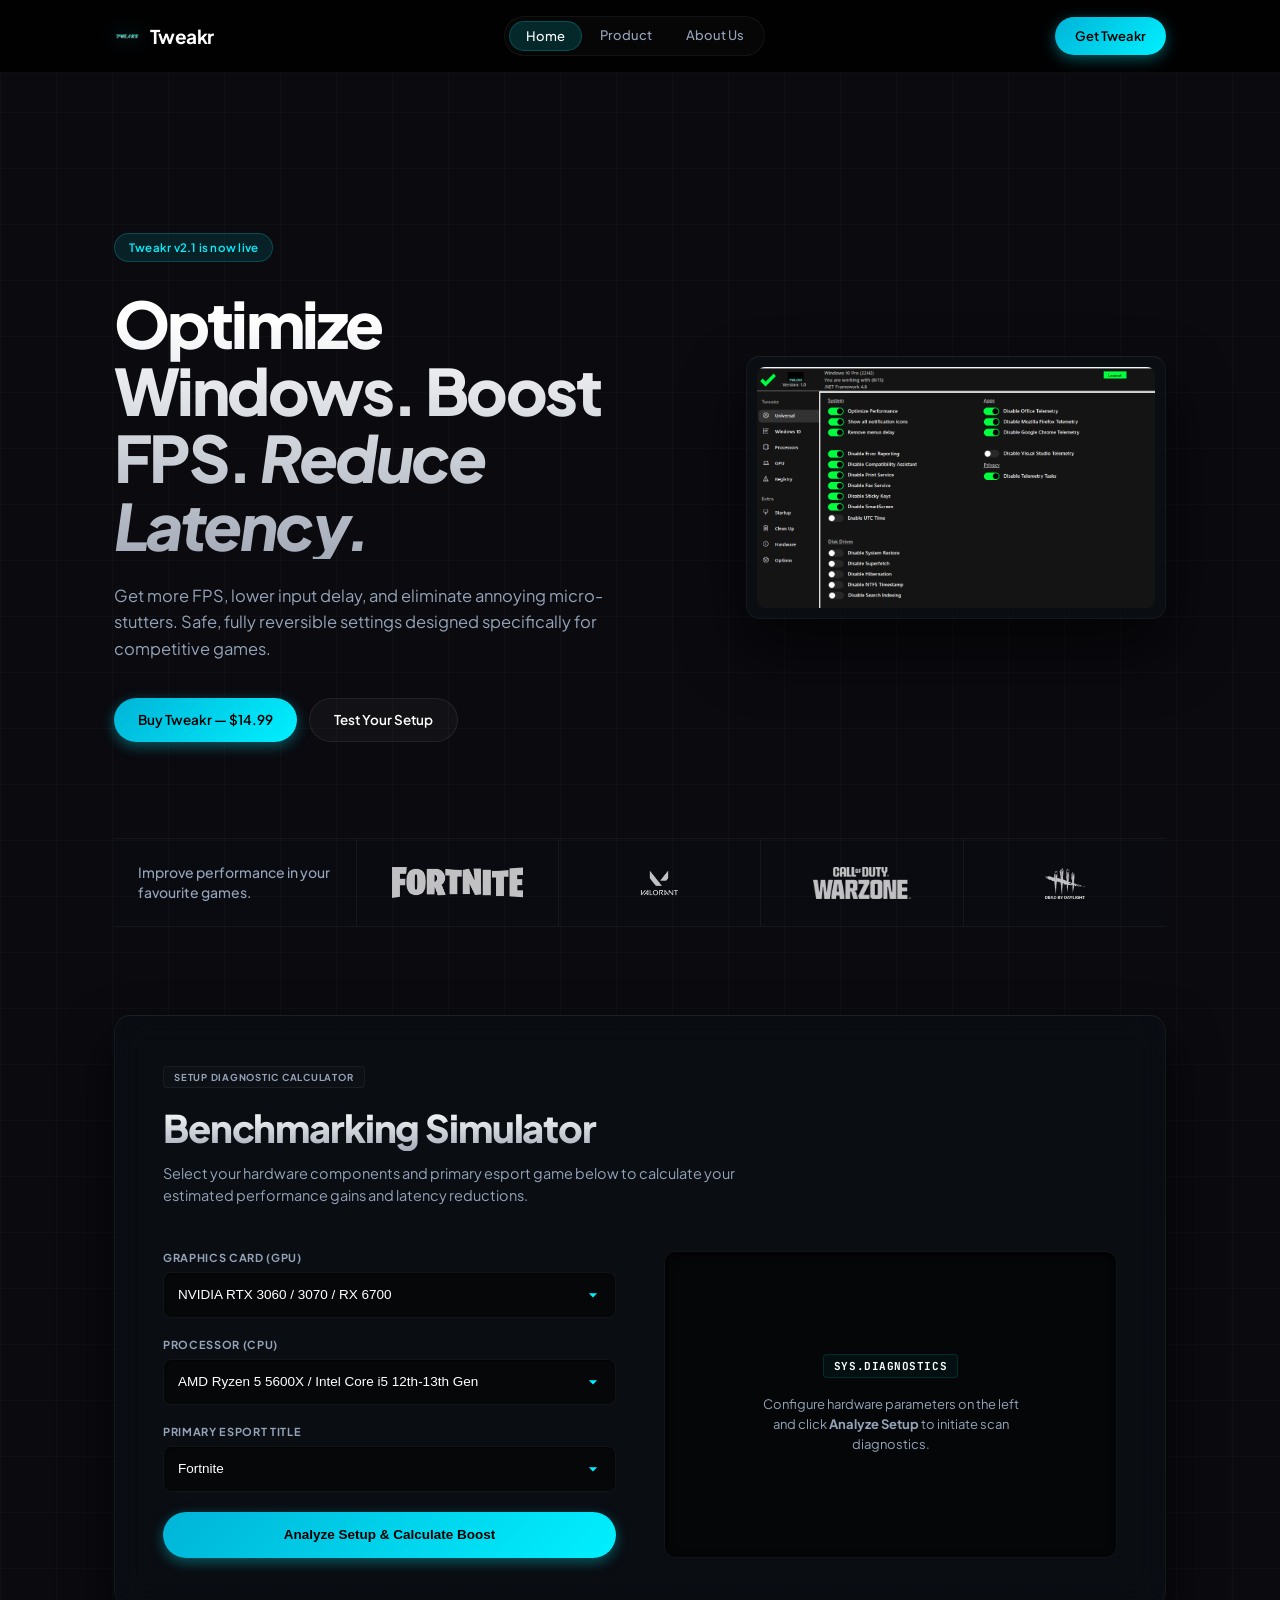
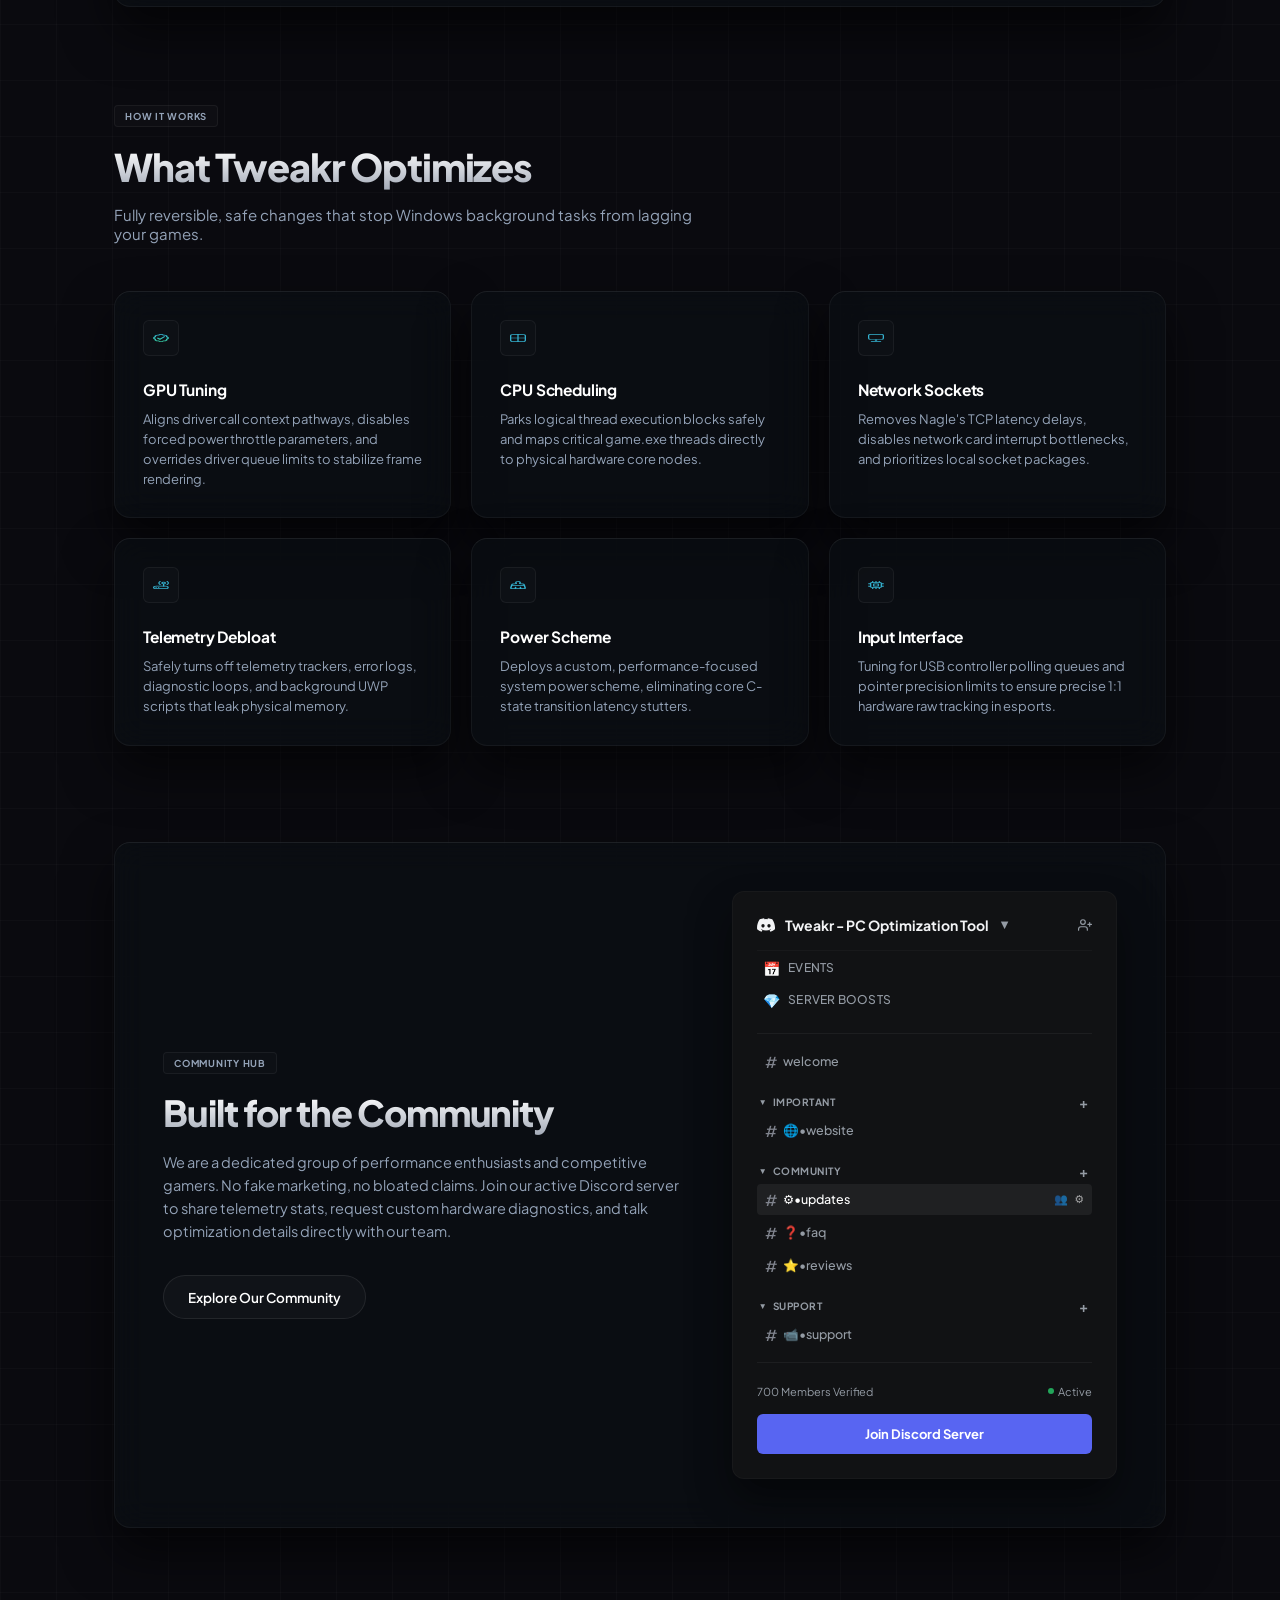
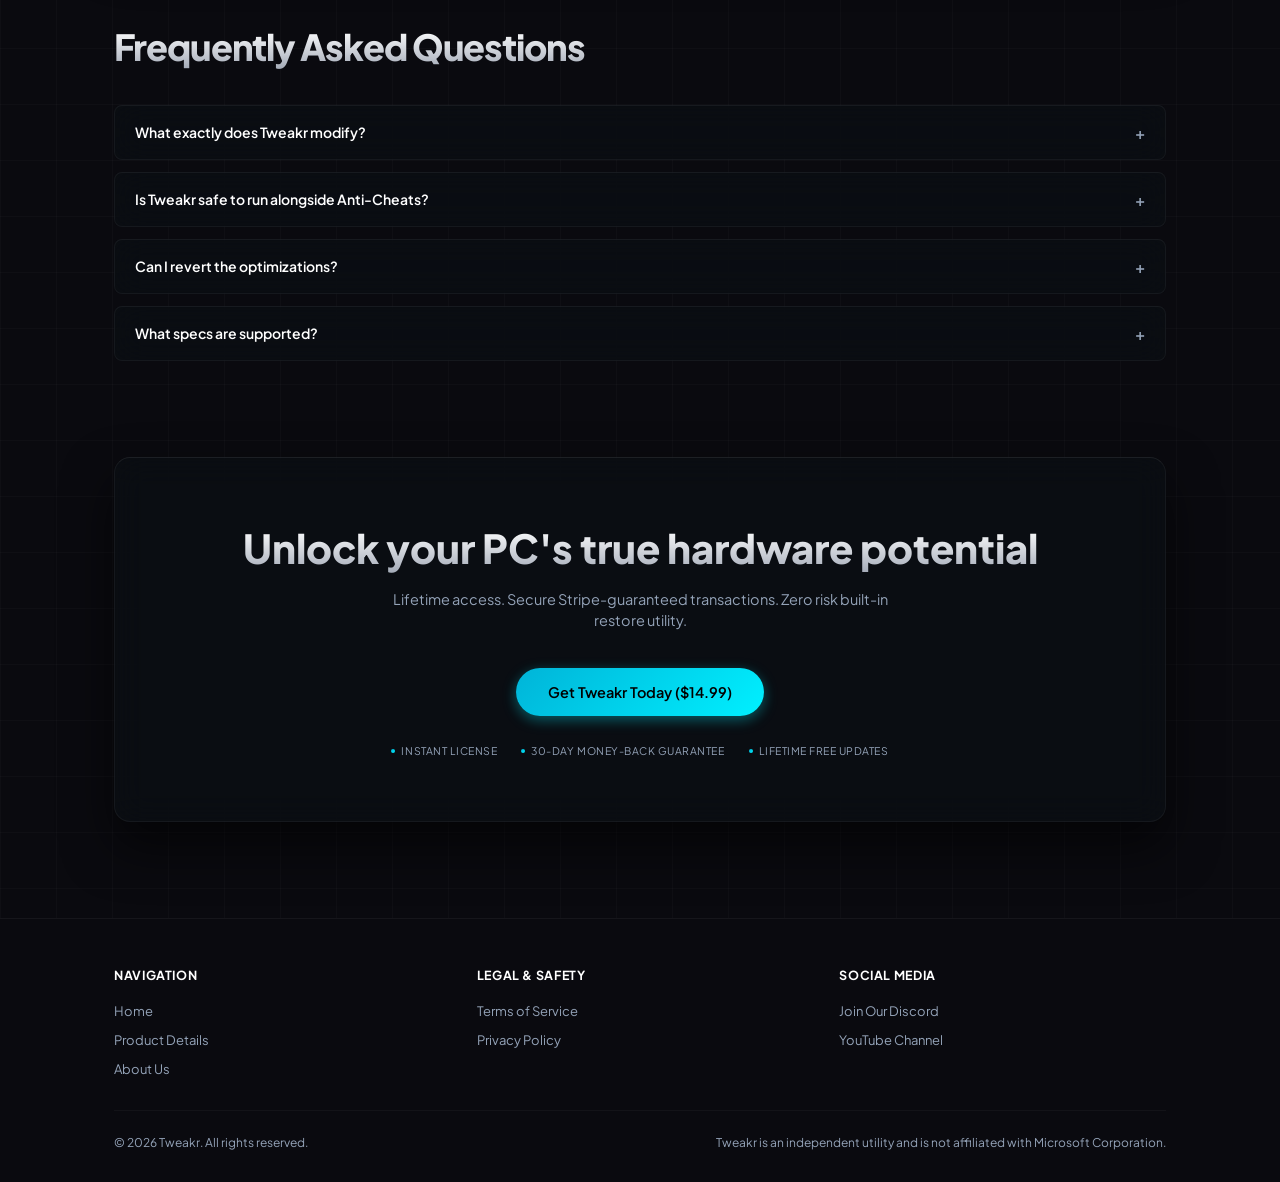
<file: index.html>
<!doctype html>
<html lang="en">
<head>
  <meta charset="utf-8">
  <meta name="viewport" content="width=device-width, initial-scale=1">
  <title>Tweakr — Professional Windows Performance Alignment</title>
  <meta name="description" content="Safe, transparent, and reversible system-level latency reduction utility for competitive players. Optimized for Valorant, Fortnite, and Warzone.">
  <link rel="icon" href="images/favicon.ico">
  
  <!-- Elite Typography -->
  <link rel="preconnect" href="https://fonts.googleapis.com">
  <link rel="preconnect" href="https://fonts.gstatic.com" crossorigin>
  <link href="https://fonts.googleapis.com/css2?family=Plus+Jakarta+Sans:wght@400;500;600;700;800&family=JetBrains+Mono:wght@400;500;700&display=swap" rel="stylesheet">
  
  <style>
    :root {
      --bg: #0a0a0f;
      --panel: rgba(10, 15, 20, 0.6);
      --text: #ffffff;
      --muted: #94a3b8;
      --brand-blue: #00b4d8;
      --brand-purple: #00f0ff;
      --brand: linear-gradient(135deg, var(--brand-blue), var(--brand-purple));
      --border: rgba(255, 255, 255, 0.05);
      --border-hover: rgba(0, 240, 255, 0.3);
      --radius: 14px;
      --transition: all 0.3s cubic-bezier(0.25, 0.8, 0.25, 1);
    }
    
    * { box-sizing: border-box; }
    
    html, body {
      margin: 0;
      padding: 0;
      background-color: var(--bg);
      background-image: 
        linear-gradient(rgba(255, 255, 255, 0.02) 1px, transparent 1px), 
        linear-gradient(90deg, rgba(255, 255, 255, 0.02) 1px, transparent 1px);
      background-size: 56px 56px, 56px 56px;
      color: var(--text);
      font-family: 'Plus Jakarta Sans', system-ui, -apple-system, sans-serif;
      text-rendering: optimizeLegibility;
      -webkit-font-smoothing: antialiased;
      -moz-osx-font-smoothing: grayscale;
      overflow-x: hidden;
      scroll-behavior: smooth;
    }
    
    a { color: var(--text); text-decoration: none; transition: color 0.2s ease; }
    
    .wrap { max-width: 1100px; margin: 0 auto; padding-left: 24px; padding-right: 24px; position: relative; z-index: 10; }
    
    /* Reveal Animation on Load */
    @keyframes revealUp {
      from { opacity: 0; transform: translateY(16px); }
      to { opacity: 1; transform: translateY(0); }
    }
    
    .animate-reveal {
      animation: revealUp 0.8s cubic-bezier(0.16, 1, 0.3, 1) forwards;
    }
    
    /* Header & Navigation */
    header {
      position: sticky;
      top: 0;
      z-index: 100;
      backdrop-filter: blur(16px);
      background: rgba(0, 0, 0, 0.85);
      border-bottom: 1px solid var(--border);
      transition: var(--transition);
    }
    
    .nav {
      display: flex;
      align-items: center;
      justify-content: space-between;
      height: 72px;
    }
    
    .brand {
      display: flex;
      align-items: center;
      gap: 10px;
      font-weight: 700;
      font-size: 19px;
      letter-spacing: -0.02em;
    }
    
    .brand img { height: 26px; width: auto; display: block; filter: drop-shadow(0 0 8px rgba(0, 240, 255, 0.3)); }
    
    .brand span {
      font-family: 'Plus Jakarta Sans', sans-serif;
      color: var(--text);
      letter-spacing: -0.03em;
    }
    
    .links {
      display: flex;
      gap: 2px;
      background: rgba(255, 255, 255, 0.02);
      border: 1px solid rgba(255, 255, 255, 0.05);
      padding: 4px;
      border-radius: 100px;
    }
    
    .links a {
      color: var(--muted);
      font-weight: 500;
      font-size: 13px;
      padding: 6px 16px;
      border-radius: 100px;
      transition: var(--transition);
    }
    
    .links a:hover {
      color: var(--text);
    }
    
    .links a.active {
      color: var(--text);
      background: rgba(0, 240, 255, 0.15);
      border: 1px solid rgba(0, 240, 255, 0.2);
    }

    .nav-right {
      display: flex;
      align-items: center;
      gap: 20px;
    }

    .nav-link-btn {
      font-weight: 500;
      font-size: 13.5px;
      color: var(--muted);
      transition: var(--transition);
    }

    .nav-link-btn:hover {
      color: var(--text);
    }

    .nav-btn {
      height: 38px !important;
      padding: 0 20px !important;
      font-size: 13px !important;
      border-radius: 100px !important;
      width: auto !important;
    }
    
    /* Hero Section */
    .hero {
      display: grid;
      grid-template-columns: 1.15fr 0.85fr;
      gap: 64px;
      align-items: center;
      padding: 160px 0 80px;
    }
    
    .hero-content {
      opacity: 0;
      animation: revealUp 0.8s cubic-bezier(0.16, 1, 0.3, 1) 0.1s forwards;
    }
    
    .eyebrow {
      display: inline-flex;
      align-items: center;
      gap: 8px;
      background: rgba(0, 240, 255, 0.1);
      border: 1px solid rgba(0, 240, 255, 0.2);
      color: #00f0ff;
      padding: 6px 14px;
      border-radius: 20px;
      font-size: 11.5px;
      font-weight: 600;
      letter-spacing: 0.02em;
      margin-bottom: 28px;
    }
    
    .hero h1 {
      font-size: clamp(40px, 5.2vw, 64px);
      line-height: 1.05;
      font-weight: 800;
      margin: 0 0 24px;
      letter-spacing: -0.04em;
      background: linear-gradient(180deg, #ffffff 10%, #a4abb8 100%);
      -webkit-background-clip: text;
      -webkit-text-fill-color: transparent;
    }

    .hero h1 em {
      font-style: italic;
      font-weight: 800;
    }
    
    .hero p {
      color: var(--muted);
      margin: 0 0 36px;
      font-size: 16.5px;
      line-height: 1.6;
      max-width: 500px;
    }
    
    .cta { display: flex; gap: 12px; flex-wrap: wrap; }
    
    /* Premium Minimal Buttons */
    .btn {
      position: relative;
      display: inline-flex;
      align-items: center;
      justify-content: center;
      gap: 8px;
      height: 44px;
      padding: 0 24px;
      border-radius: 100px;
      border: 1px solid rgba(255, 255, 255, 0.08);
      background: rgba(255, 255, 255, 0.03);
      color: var(--text);
      font-weight: 600;
      font-size: 13.5px;
      cursor: pointer;
      overflow: hidden;
      transition: var(--transition);
    }
    
    .btn::after {
      content: '';
      position: absolute;
      top: 0; left: -100%;
      width: 100%; height: 100%;
      background: linear-gradient(90deg, transparent, rgba(255, 255, 255, 0.05), transparent);
    }
    
    .btn:hover::after {
      left: 100%;
      transition: left 0.6s ease-in-out;
    }
    
    .btn:hover {
      transform: translateY(-1.5px);
      border-color: rgba(0, 240, 255, 0.3);
      background: rgba(0, 240, 255, 0.05);
      box-shadow: 0 10px 20px rgba(0,0,0,0.5);
    }
    
    .btn.primary {
      background: var(--brand);
      color: #000000;
      border: none;
      box-shadow: 0 4px 14px rgba(0, 240, 255, 0.35);
    }
    
    .btn.primary:hover {
      background: linear-gradient(135deg, #0077b6, #00b4d8);
      box-shadow: 0 8px 24px rgba(0, 240, 255, 0.5);
      color: #ffffff;
    }
    
    .hero-visual {
      position: relative;
      opacity: 0;
      animation: revealUp 0.8s cubic-bezier(0.16, 1, 0.3, 1) 0.2s forwards;
    }
    
    .hero-visual .panel {
      background: var(--panel);
      backdrop-filter: blur(16px);
      border: 1px solid var(--border);
      border-top: 1px solid rgba(255, 255, 255, 0.08);
      border-radius: var(--radius);
      padding: 10px;
      box-shadow: 0 30px 60px rgba(0, 0, 0, 0.6);
      transition: var(--transition);
    }
    
    .hero-visual .panel:hover {
      border-color: var(--border-hover);
      transform: translateY(-2px);
    }
    
    .hero-visual .panel img {
      width: 100%;
      height: auto;
      border-radius: 8px;
      display: block;
      filter: saturate(1.1);
    }
    
    /* Game Logos Compatibility Bar */
    .games-bar {
      border-top: 1px solid var(--border);
      border-bottom: 1px solid var(--border);
      background: rgba(0, 240, 255, 0.002);
      margin: 16px 0 88px;
    }
    
    .games-grid {
      display: grid;
      grid-template-columns: 1.2fr repeat(4, 1fr);
      align-items: stretch;
    }
    
    .games-label {
      padding: 24px;
      font-size: 14px;
      font-weight: 500;
      color: var(--muted);
      line-height: 1.4;
      border-right: 1px solid var(--border);
      display: flex;
      align-items: center;
    }
    
    .game-logo-item {
      display: flex;
      justify-content: center;
      align-items: center;
      padding: 24px;
      border-right: 1px solid var(--border);
    }
    
    .game-logo-item:last-child {
      border-right: none;
    }
    
    .game-logo-item img {
      max-height: 32px;
      max-width: 85%;
      object-fit: contain;
      filter: brightness(0) invert(1);
      opacity: 0.75;
      transition: var(--transition);
    }
    
    .game-logo-item:hover img {
      opacity: 1;
      filter: brightness(0) invert(1) drop-shadow(0 0 12px rgba(0, 240, 255, 0.4));
    }
    
    /* Double-Border Glassmorphism Cards */
    .analyzer-box, .community-box, .cta-banner .box, .feature-card {
      background: var(--panel);
      backdrop-filter: blur(16px);
      border: 1px solid var(--border);
      border-top: 1px solid rgba(255, 255, 255, 0.08);
      border-radius: 16px;
      box-shadow: 0 24px 50px rgba(0, 0, 0, 0.6);
      transition: var(--transition);
    }
    
    .analyzer-box:hover, .community-box:hover, .feature-card:hover {
      border-color: var(--border-hover);
      box-shadow: 0 30px 60px rgba(0, 240, 255, 0.05);
    }
    
    /* Diagnostic Performance Setup Analyzer */
    .analyzer-section {
      margin-bottom: 96px;
    }
    
    .analyzer-box {
      padding: 48px;
    }
    
    .analyzer-header {
      text-align: left;
      max-width: 620px;
      margin-bottom: 44px;
    }
    
    .badge-tag {
      display: inline-block;
      border: 1px solid rgba(255, 255, 255, 0.05);
      background: rgba(255, 255, 255, 0.02);
      color: var(--muted);
      font-size: 9.5px;
      font-weight: 700;
      padding: 4px 10px;
      border-radius: 4px;
      letter-spacing: 0.08em;
      text-transform: uppercase;
      margin-bottom: 16px;
    }
    
    .analyzer-header h2 {
      font-size: clamp(28px, 3.4vw, 38px);
      margin: 0 0 12px;
      letter-spacing: -0.03em;
      font-weight: 800;
      background: linear-gradient(180deg, #ffffff 10%, #a4abb8 100%);
      -webkit-background-clip: text;
      -webkit-text-fill-color: transparent;
    }
    
    .analyzer-header p {
      color: var(--muted);
      margin: 0;
      font-size: 14.5px;
      line-height: 1.5;
    }
    
    .analyzer-grid {
      display: grid;
      grid-template-columns: 1fr 1fr;
      gap: 48px;
      align-items: stretch;
    }
    
    .analyzer-inputs {
      display: flex;
      flex-direction: column;
      justify-content: space-between;
      gap: 20px;
    }
    
    .input-group {
      display: grid;
      gap: 8px;
    }
    
    .input-group label {
      font-size: 11px;
      font-weight: 700;
      color: var(--muted);
      text-transform: uppercase;
      letter-spacing: 0.06em;
    }
    
    /* Bespoke Input Selectors */
    .input-group select {
      background: rgba(7, 8, 10, 0.85);
      border: 1px solid var(--border);
      color: var(--text);
      height: 46px;
      padding: 0 14px;
      border-radius: 8px;
      font-size: 13.5px;
      font-weight: 500;
      outline: none;
      cursor: pointer;
      width: 100%;
      transition: var(--transition);
      appearance: none;
      box-shadow: inset 0 1px 2px rgba(0,0,0,0.5);
      background-image: url("data:image/svg+xml;utf8,<svg fill='%2300f0ff' height='20' viewBox='0 0 24 24' width='20' xmlns='http://www.w3.org/2000/svg'><path d='M7 10l5 5 5-5z'/><path d='M0 0h24v24H0z' fill='none'/></svg>");
      background-repeat: no-repeat;
      background-position: right 12px center;
    }
    
    .input-group select:hover {
      border-color: rgba(255, 255, 255, 0.15);
      background: rgba(255, 255, 255, 0.03);
    }
    
    .input-group select:focus {
      border-color: var(--brand);
      box-shadow: 0 0 0 2px rgba(0, 240, 255, 0.08);
    }
    
    .btn-calc {
      height: 46px;
      width: 100%;
      background: var(--brand);
      color: #050608;
      border: none;
      font-weight: 700;
    }
    .btn-calc:hover {
      background: #33f3ff;
      box-shadow: 0 4px 12px rgba(0, 0, 0, 0.3);
    }
    
    /* Benchmarking Terminal Display */
    .analyzer-results {
      background: rgba(5, 6, 8, 0.85);
      border: 1px solid rgba(255, 255, 255, 0.05);
      border-radius: 12px;
      padding: 32px;
      display: flex;
      flex-direction: column;
      justify-content: center;
      align-items: center;
      min-height: 300px;
      position: relative;
      overflow: hidden;
      box-shadow: inset 0 2px 8px rgba(0,0,0,0.8);
    }
    
    /* Interactive Scan Laser Overlay Effect */
    .scan-laser {
      position: absolute;
      top: -10px; left: 0; width: 100%; height: 3px;
      background: linear-gradient(90deg, transparent, var(--brand), transparent);
      box-shadow: 0 0 12px var(--brand);
      opacity: 0;
      z-index: 10;
    }
    
    @keyframes scanDown {
      0% { top: -10px; opacity: 1; }
      100% { top: 100%; opacity: 0; }
    }
    
    .analyzer-results.scanning .scan-laser {
      animation: scanDown 1.2s cubic-bezier(0.16, 1, 0.3, 1) infinite;
    }
    
    .placeholder-results {
      text-align: center;
      display: flex;
      flex-direction: column;
      align-items: center;
      gap: 16px;
      transition: var(--transition);
    }
    
    .diag-icon {
      font-family: 'JetBrains Mono', monospace;
      font-size: 11px;
      font-weight: 700;
      color: var(--brand);
      background: rgba(0, 240, 255, 0.04);
      border: 1px solid rgba(0, 240, 255, 0.12);
      padding: 4px 10px;
      border-radius: 4px;
      letter-spacing: 0.05em;
    }
    
    .placeholder-results p {
      color: var(--muted);
      font-size: 13px;
      margin: 0;
      max-width: 260px;
      line-height: 1.55;
    }
    
    .actual-results {
      width: 100%;
      display: grid;
      gap: 20px;
      animation: revealUp 0.5s cubic-bezier(0.16, 1, 0.3, 1) forwards;
    }
    
    .result-metric {
      display: flex;
      justify-content: space-between;
      align-items: center;
      padding-bottom: 12px;
      border-bottom: 1px solid rgba(255, 255, 255, 0.04);
    }
    
    .metric-label {
      font-size: 12px;
      color: var(--muted);
      font-weight: 600;
      text-transform: uppercase;
      letter-spacing: 0.05em;
    }
    
    .metric-value {
      font-family: 'JetBrains Mono', monospace;
      font-size: 21px;
      font-weight: 700;
      color: var(--brand);
    }
    
    .result-cta-box {
      margin-top: 10px;
      text-align: center;
      display: grid;
      gap: 12px;
    }
    
    .result-cta-box p {
      font-size: 11px;
      color: var(--muted);
      margin: 0;
      line-height: 1.5;
    }
    
    .neon-btn {
      width: 100%;
    }
    
    .analyzer-loader {
      display: flex;
      flex-direction: column;
      align-items: center;
      justify-content: center;
      animation: revealUp 0.3s ease;
    }
    
    .analyzer-loader p {
      font-family: 'JetBrains Mono', monospace;
      font-size: 11px;
      color: var(--muted);
      margin-top: 12px;
    }
    
    /* Sleek Benefits/Features Grid */
    .features-section {
      margin-bottom: 96px;
    }
    
    .features-section-header {
      max-width: 600px;
      margin-bottom: 48px;
    }
    
    .features-section-header h2 {
      font-size: clamp(28px, 3.4vw, 38px);
      margin: 0 0 12px;
      letter-spacing: -0.03em;
      font-weight: 800;
      background: linear-gradient(180deg, #ffffff 10%, #a4abb8 100%);
      -webkit-background-clip: text;
      -webkit-text-fill-color: transparent;
    }
    
    .features-section-header p {
      color: var(--muted);
      font-size: 15px;
    }
    
    .features-grid {
      display: grid;
      grid-template-columns: repeat(3, 1fr);
      gap: 20px;
    }
    
    .feature-card {
      padding: 28px;
    }
    
    .feature-icon-wrapper {
      width: 36px;
      height: 36px;
      border-radius: 6px;
      background: rgba(255, 255, 255, 0.02);
      display: flex;
      align-items: center;
      justify-content: center;
      margin-bottom: 24px;
      border: 1px solid rgba(255, 255, 255, 0.05);
    }
    
    .feature-icon-wrapper img {
      width: 16px;
      height: 16px;
      object-fit: contain;
      opacity: 0.8;
    }
    
    .feature-card h3 {
      font-size: 15.5px;
      font-weight: 700;
      margin: 0 0 10px;
      letter-spacing: -0.01em;
      color: var(--text);
    }
    
    .feature-card p {
      margin: 0;
      color: var(--muted);
      font-size: 13px;
      line-height: 1.55;
    }
    
    /* Genuine Discord Community Hub (700+ Verified Members) */
    .community-section {
      margin-bottom: 96px;
    }
    
    .community-box {
      padding: 48px;
      display: grid;
      grid-template-columns: 1.15fr 0.85fr;
      gap: 48px;
      align-items: center;
    }
    
    .community-content h2 {
      font-size: clamp(26px, 3.4vw, 36px);
      font-weight: 800;
      margin: 0 0 16px;
      letter-spacing: -0.03em;
      background: linear-gradient(180deg, #ffffff 10%, #a4abb8 100%);
      -webkit-background-clip: text;
      -webkit-text-fill-color: transparent;
    }
    
    .community-content p {
      color: var(--muted);
      font-size: 14.5px;
      line-height: 1.6;
      margin: 0 0 32px;
    }
    
    /* Authentic Discord Widget Mockup */
    .discord-card {
      background: #111214;
      border: 1px solid rgba(255, 255, 255, 0.03);
      border-radius: 12px;
      padding: 24px;
      display: flex;
      flex-direction: column;
      gap: 16px;
      box-shadow: 0 20px 40px rgba(0,0,0,0.5);
    }
    
    .discord-header {
      display: flex;
      align-items: center;
      justify-content: space-between;
    }
    
    .discord-logo-box {
      display: flex;
      align-items: center;
      gap: 10px;
    }
    
    .discord-logo-box span.title {
      font-weight: 700;
      font-size: 14px;
      color: #f2f3f5;
    }
    
    .discord-badge {
      background: rgba(88, 101, 242, 0.08);
      border: 1px solid rgba(88, 101, 242, 0.2);
      color: #5865f2;
      font-size: 9.5px;
      font-weight: 700;
      padding: 3px 8px;
      border-radius: 4px;
      text-transform: uppercase;
      letter-spacing: 0.05em;
    }
    
    .discord-channels {
      display: flex;
      flex-direction: column;
      gap: 2px;
      padding: 12px 0;
      border-top: 1px solid rgba(255, 255, 255, 0.05);
      border-bottom: 1px solid rgba(255, 255, 255, 0.05);
      text-align: left;
    }
    
    .category-header {
      display: flex;
      align-items: center;
      justify-content: space-between;
      font-size: 10px;
      font-weight: 700;
      color: #949ba4;
      text-transform: uppercase;
      letter-spacing: 0.05em;
      padding: 8px 4px 4px 2px;
      margin-top: 8px;
      user-select: none;
    }
    
    .category-header .arrow {
      display: inline-block;
      font-size: 8px;
      margin-right: 4px;
      color: #949ba4;
      transform: scale(0.8);
    }
    
    .category-header .plus {
      font-size: 14px;
      color: #949ba4;
      cursor: pointer;
      line-height: 1;
    }

    .channel-item {
      display: flex;
      align-items: center;
      justify-content: space-between;
      font-size: 12.5px;
      color: #949ba4;
      font-weight: 500;
      padding: 6px 8px;
      border-radius: 4px;
      transition: var(--transition);
      cursor: pointer;
    }
    
    .channel-item .channel-name-wrapper {
      display: flex;
      align-items: center;
      gap: 6px;
    }

    .channel-item .hash {
      color: #80848e;
      font-size: 15px;
      font-weight: 500;
    }
    
    .channel-item:hover {
      color: #dbdee1;
      background: rgba(255, 255, 255, 0.03);
    }
    
    .channel-item.active {
      color: #ffffff;
      background: rgba(255, 255, 255, 0.06);
    }

    .channel-item .channel-actions {
      display: none;
      align-items: center;
      gap: 6px;
    }

    .channel-item:hover .channel-actions, .channel-item.active .channel-actions {
      display: flex;
    }

    .channel-item .action-icon {
      font-size: 11px;
      opacity: 0.6;
      cursor: pointer;
      transition: opacity 0.2s;
    }

    .channel-item .action-icon:hover {
      opacity: 1;
    }
    
    .discord-join-btn {
      background: #5865f2;
      color: #ffffff;
      border: none;
      height: 40px;
      font-weight: 700;
      font-size: 13px;
      border-radius: 6px;
      width: 100%;
    }
    .discord-join-btn:hover {
      background: #4752c4;
      box-shadow: 0 4px 12px rgba(88, 101, 242, 0.3);
      transform: translateY(-1px);
    }
    
    /* Interactive FAQ Accordion */
    .faq {
      margin-bottom: 96px;
    }
    
    .faq h2 {
      text-align: left;
      margin: 0 0 36px;
      font-size: clamp(26px, 3.4vw, 36px);
      letter-spacing: -0.03em;
      font-weight: 800;
      background: linear-gradient(180deg, #ffffff 10%, #a4abb8 100%);
      -webkit-background-clip: text;
      -webkit-text-fill-color: transparent;
    }
    
    .faq-wrapper {
      display: grid;
      gap: 12px;
    }
    
    .faq details {
      background: var(--panel);
      backdrop-filter: blur(16px);
      border: 1px solid var(--border);
      border-top: 1px solid rgba(255, 255, 255, 0.06);
      border-radius: 8px;
      padding: 16px 20px;
      transition: var(--transition);
    }
    
    .faq details[open] {
      border-color: var(--border-hover);
    }
    
    .faq summary {
      cursor: pointer;
      font-weight: 600;
      font-size: 14px;
      outline: none;
      display: flex;
      justify-content: space-between;
      align-items: center;
      user-select: none;
    }
    
    .faq summary::-webkit-details-marker {
      display: none;
    }
    
    .faq summary::after {
      content: '+';
      font-size: 16px;
      color: var(--muted);
      transition: var(--transition);
    }
    
    .faq details[open] summary::after {
      content: '−';
      transform: rotate(180deg);
    }
    
    .faq details p {
      margin: 12px 0 0;
      color: var(--muted);
      font-size: 13px;
      line-height: 1.6;
    }
    
    /* Sleek CTA Banner */
    .cta-banner {
      margin-bottom: 96px;
    }
    
    .cta-banner .box {
      padding: 64px 32px;
      text-align: center;
    }
    
    .cta-banner h3 {
      margin: 0 0 16px;
      font-size: clamp(28px, 3.6vw, 40px);
      font-weight: 800;
      background: linear-gradient(180deg, #ffffff 10%, #a4abb8 100%);
      -webkit-background-clip: text;
      -webkit-text-fill-color: transparent;
    }
    
    .cta-banner p {
      color: var(--muted);
      max-width: 520px;
      margin: 0 auto 36px;
      font-size: 14.5px;
      line-height: 1.5;
    }
    
    .guarantees-cta {
      display: flex;
      justify-content: center;
      gap: 24px;
      margin-top: 28px;
      flex-wrap: wrap;
      font-size: 10.5px;
      color: var(--muted);
      text-transform: uppercase;
      letter-spacing: 0.05em;
    }
    
    .guarantees-cta span {
      display: flex;
      align-items: center;
      gap: 6px;
    }
    
    .guarantees-cta span::before {
      content: '';
      display: inline-block;
      width: 4px;
      height: 4px;
      border-radius: 50%;
      background: var(--brand);
    }
    
    /* Footer */
    footer {
      border-top: 1px solid var(--border);
      color: var(--muted);
      padding: 48px 0 32px;
      background: var(--bg);
    }
    
    .footer-grid {
      display: grid;
      grid-template-columns: repeat(3, 1fr);
      gap: 36px;
      margin-bottom: 32px;
    }
    
    .footer-col h4 {
      margin: 0 0 16px;
      color: var(--text);
      font-size: 12.5px;
      font-weight: 700;
      letter-spacing: 0.05em;
      text-transform: uppercase;
    }
    
    .footer-links { margin: 0; padding: 0; list-style: none; display: grid; gap: 8px; }
    
    .footer-links a {
      font-size: 13px;
      color: var(--muted);
      transition: color 0.2s ease;
    }
    
    .footer-links a:hover {
      color: var(--text);
    }
    
    .copyright {
      display: flex;
      justify-content: space-between;
      align-items: center;
      gap: 16px;
      flex-wrap: wrap;
      padding-top: 24px;
      border-top: 1px solid rgba(255, 255, 255, 0.04);
    }
    
    .copyright small { color: var(--muted); font-size: 12px; }
    .copyright a { color: var(--muted); font-size: 12px; margin-left: 12px; }
    .copyright a:hover { color: var(--text); }
    
    /* Spinner for loading state */
    .spinner { animation: rotate 2s linear infinite; }
    .spinner .path { stroke-dasharray: 1, 150; stroke-dashoffset: 0; stroke-linecap: round; animation: dash 1.5s ease-in-out infinite; }
    @keyframes rotate { 100% { transform: rotate(360deg); } }
    @keyframes dash {
      0% { stroke-dasharray: 1, 150; stroke-dashoffset: 0; }
      50% { stroke-dasharray: 90, 150; stroke-dashoffset: -35; }
      100% { stroke-dasharray: 90, 150; stroke-dashoffset: -124; }
    }
    
    /* Responsive Queries */
    @media (max-width: 990px) {
      .hero { grid-template-columns: 1fr; text-align: center; gap: 36px; padding-top: 48px; }
      .hero-content { display: flex; flex-direction: column; align-items: center; }
      .cta { justify-content: center; }
      .hero-visual { max-width: 500px; margin: 0 auto; width: 100%; }
      .features-grid { grid-template-columns: repeat(2, 1fr); }
      .analyzer-grid { grid-template-columns: 1fr; gap: 32px; }
      .community-box { grid-template-columns: 1fr; gap: 32px; }
    }
    
    @media (max-width: 768px) {
      .features-grid { grid-template-columns: 1fr; }
      .footer-grid { grid-template-columns: 1fr; gap: 24px; }
      .games-grid { grid-template-columns: 1fr; }
      .games-label { border-right: none; border-bottom: 1px solid var(--border); justify-content: center; text-align: center; }
      .game-logo-item { border-right: none; border-bottom: 1px solid var(--border); }
      .game-logo-item:last-child { border-bottom: none; }
    }
  </style>
</head>
<body>

  <header>
    <div class="wrap nav">
      <a class="brand" href="index.html" aria-label="Tweakr Home">
        <img src="images/tweakr.png" alt="Tweakr logo">
        <span>Tweakr</span>
      </a>
      <nav class="links" aria-label="Primary">
        <a href="index.html" class="active">Home</a>
        <a href="product.html">Product</a>
        <a href="about.html">About Us</a>
      </nav>
      <div class="nav-right">
        <a href="product.html" class="btn primary nav-btn">Get Tweakr</a>
      </div>
    </div>
  </header>

  <main class="wrap">
    
    <!-- Hero Section -->
    <section class="hero">
      <div class="hero-content">
        <div class="eyebrow">Tweakr v2.1 is now live</div>
        <h1>Optimize Windows. Boost FPS. <em>Reduce Latency.</em></h1>
        <p>Get more FPS, lower input delay, and eliminate annoying micro-stutters. Safe, fully reversible settings designed specifically for competitive games.</p>
        <div class="cta">
          <a class="btn primary" href="product.html">Buy Tweakr — $14.99</a>
          <a class="btn" href="#analyzer">Test Your Setup</a>
        </div>
      </div>
      <div class="hero-visual">
        <div class="panel">
          <img src="images/optimize.png" alt="Tweakr Dashboard Interface Preview">
        </div>
      </div>
    </section>

    <!-- Games Compatibility Bar -->
    <section class="games-bar" aria-label="Supported games">
      <div class="wrap" style="padding:0">
        <div class="games-grid">
          <div class="games-label">Improve performance in your favourite games.</div>
          <div class="game-logo-item">
            <img src="images/logo-fortnite.png" alt="Fortnite">
          </div>
          <div class="game-logo-item">
            <img src="images/logo-valorant.png" alt="Valorant">
          </div>
          <div class="game-logo-item">
            <img src="images/logo-warzone.png" alt="Call of Duty: Warzone">
          </div>
          <div class="game-logo-item">
            <img src="images/logo-dbd.png" alt="Dead by Daylight">
          </div>
        </div>
      </div>
    </section>

    <!-- Diagnostics Setup Analyzer -->
    <section class="analyzer-section" id="analyzer">
      <div class="analyzer-box">
        <div class="analyzer-header">
          <span class="badge-tag">Setup Diagnostic Calculator</span>
          <h2>Benchmarking Simulator</h2>
          <p>Select your hardware components and primary esport game below to calculate your estimated performance gains and latency reductions.</p>
        </div>
        <div class="analyzer-grid">
          <div class="analyzer-inputs">
            <div class="input-group">
              <label for="analyzer-gpu">Graphics Card (GPU)</label>
              <select id="analyzer-gpu">
                <option value="high">NVIDIA RTX 4070 / 4080 / 4090 / RX 7800</option>
                <option value="mid" selected>NVIDIA RTX 3060 / 3070 / RX 6700</option>
                <option value="entry">NVIDIA GTX 1660 / RTX 2060 / RX 580</option>
                <option value="low">Older GPU or Integrated Graphics</option>
              </select>
            </div>
            <div class="input-group">
              <label for="analyzer-cpu">Processor (CPU)</label>
              <select id="analyzer-cpu">
                <option value="high">AMD Ryzen 7 7800X3D / Intel Core i7 13th-14th Gen</option>
                <option value="mid" selected>AMD Ryzen 5 5600X / Intel Core i5 12th-13th Gen</option>
                <option value="entry">AMD Ryzen 5 3600 / Intel Core i5 10th-11th Gen</option>
                <option value="low">Older Processor (4 Cores or less)</option>
              </select>
            </div>
            <div class="input-group">
              <label for="analyzer-game">Primary Esport Title</label>
              <select id="analyzer-game">
                <option value="fortnite" selected>Fortnite</option>
                <option value="valorant">Valorant</option>
                <option value="warzone">Call of Duty: Warzone</option>
                <option value="minecraft">Minecraft</option>
                <option value="other">Apex Legends / CS2 / Overwatch</option>
              </select>
            </div>
            <button type="button" class="btn primary btn-calc" onclick="calculateGains()">Analyze Setup & Calculate Boost</button>
          </div>
          <div class="analyzer-results" id="analyzer-results">
            <div class="scan-laser"></div>
            <div class="placeholder-results">
              <div class="diag-icon">SYS.DIAGNOSTICS</div>
              <p>Configure hardware parameters on the left and click <strong>Analyze Setup</strong> to initiate scan diagnostics.</p>
            </div>
            <div class="actual-results" style="display: none;">
              <div class="result-metric">
                <div class="metric-label">Estimated FPS Boost</div>
                <div class="metric-value" id="val-fps">+0 FPS</div>
              </div>
              <div class="result-metric">
                <div class="metric-label">Input Latency Reduction</div>
                <div class="metric-value" id="val-latency">-0ms</div>
              </div>
              <div class="result-metric">
                <div class="metric-label">Frame Time Stability (1% Lows)</div>
                <div class="metric-value" id="val-stability">+0%</div>
              </div>
              <div class="result-cta-box">
                <p>Tweakr safely maps your OS thread alignments, configures priority DPC driver queues, and disables latency-inducing telemetry channels.</p>
                <a class="btn primary neon-btn" href="product.html">Claim Performance Boost</a>
              </div>
            </div>
          </div>
        </div>
      </div>
    </section>

    <!-- Optimizations Suite Section -->
    <section class="features-section" id="features">
      <div class="features-section-header">
        <span class="badge-tag">How it works</span>
        <h2>What Tweakr Optimizes</h2>
        <p>Fully reversible, safe changes that stop Windows background tasks from lagging your games.</p>
      </div>
      <div class="features-grid">
        <article class="feature-card">
          <div class="feature-icon-wrapper">
            <img src="images/gpu.svg" alt="GPU icon">
          </div>
          <h3>GPU Tuning</h3>
          <p>Aligns driver call context pathways, disables forced power throttle parameters, and overrides driver queue limits to stabilize frame rendering.</p>
        </article>
        <article class="feature-card">
          <div class="feature-icon-wrapper">
            <img src="images/cpu.svg" alt="CPU icon">
          </div>
          <h3>CPU Scheduling</h3>
          <p>Parks logical thread execution blocks safely and maps critical game.exe threads directly to physical hardware core nodes.</p>
        </article>
        <article class="feature-card">
          <div class="feature-icon-wrapper">
            <img src="images/network.svg" alt="Network icon">
          </div>
          <h3>Network Sockets</h3>
          <p>Removes Nagle's TCP latency delays, disables network card interrupt bottlenecks, and prioritizes local socket packages.</p>
        </article>
        <article class="feature-card">
          <div class="feature-icon-wrapper">
            <img src="images/windows.svg" alt="Windows icon">
          </div>
          <h3>Telemetry Debloat</h3>
          <p>Safely turns off telemetry trackers, error logs, diagnostic loops, and background UWP scripts that leak physical memory.</p>
        </article>
        <article class="feature-card">
          <div class="feature-icon-wrapper">
            <img src="images/power.svg" alt="Power icon">
          </div>
          <h3>Power Scheme</h3>
          <p>Deploys a custom, performance-focused system power scheme, eliminating core C-state transition latency stutters.</p>
        </article>
        <article class="feature-card">
          <div class="feature-icon-wrapper">
            <img src="images/advanced.svg" alt="Advanced icon">
          </div>
          <h3>Input Interface</h3>
          <p>Tuning for USB controller polling queues and pointer precision limits to ensure precise 1:1 hardware raw tracking in esports.</p>
        </article>
      </div>
    </section>

    <!-- Real Community Section (Replacing Fake Reviews) -->
    <section class="community-section">
      <div class="community-box">
        <div class="community-content">
          <span class="badge-tag">Community Hub</span>
          <h2>Built for the Community</h2>
          <p>We are a dedicated group of performance enthusiasts and competitive gamers. No fake marketing, no bloated claims. Join our active Discord server to share telemetry stats, request custom hardware diagnostics, and talk optimization details directly with our team.</p>
          <a class="btn" href="https://discord.gg/eRmwA2mwua" target="_blank" rel="noopener">Explore Our Community</a>
        </div>
        
        <!-- Authentic Discord Mockup -->
        <div class="discord-card">
          <div class="discord-header">
            <div class="discord-logo-box">
              <svg width="18" height="18" viewBox="0 0 127.14 96.36" fill="#f2f3f5"><path d="M107.7,8.07A105.15,105.15,0,0,0,77.26,0a77.19,77.19,0,0,0-3.3,6.83A96.67,96.67,0,0,0,53.22,6.83,77.19,77.19,0,0,0,49.88,0,105.15,105.15,0,0,0,19.44,8.07C3.66,31.58-1.86,54.65,1,77.53A105.73,105.73,0,0,0,32,96.36a77.7,77.7,0,0,0,6.63-10.85,68.43,68.43,0,0,1-10.4-5A56.17,56.17,0,0,0,30,78.91a75.14,75.14,0,0,0,67.19,0,56.17,56.17,0,0,0,1.75,1.57,68.43,68.43,0,0,1-10.4,5,77.7,77.7,0,0,0,6.63,10.85,105.73,105.73,0,0,0,31.58-18.83C129,54.65,123.5,31.58,107.7,8.07ZM42.45,65.69C36.18,65.69,31,60,31,53S36.18,40.36,42.45,40.36,53.83,46,53.83,53,48.72,65.69,42.45,65.69Zm42.24,0C78.41,65.69,73.24,60,73.24,53S78.41,40.36,84.69,40.36,96.07,46,96.07,53,91,65.69,84.69,65.69Z"/></svg>
              <span class="title">Tweakr - PC Optimization Tool</span>
              <span style="color:#949ba4; font-size:10px; margin-left: 2px;">▼</span>
            </div>
            <svg width="14" height="14" viewBox="0 0 24 24" fill="none" stroke="#949ba4" stroke-width="2" stroke-linecap="round" stroke-linejoin="round" style="cursor:pointer;"><path d="M16 21v-2a4 4 0 0 0-4-4H5a4 4 0 0 0-4 4v2"></path><circle cx="8.5" cy="7" r="4"></circle><line x1="20" y1="8" x2="20" y2="14"></line><line x1="23" y1="11" x2="17" y2="11"></line></svg>
          </div>
          
          <div style="font-size:11px; font-weight:700; color:#949ba4; text-transform:uppercase; letter-spacing:0.02em; padding: 4px 0; border-top: 1px solid rgba(255,255,255,0.03); display:flex; flex-direction:column; gap:6px;">
            <div style="display:flex; align-items:center; gap:8px; color:#949ba4; font-size:12px; font-weight:500; cursor:pointer; padding:4px 6px; border-radius:4px;"><span style="font-size:14px;">📅</span> Events</div>
            <div style="display:flex; align-items:center; gap:8px; color:#949ba4; font-size:12px; font-weight:500; cursor:pointer; padding:4px 6px; border-radius:4px;"><span style="font-size:14px;">💎</span> Server Boosts</div>
          </div>

          <div class="discord-channels">
            <div class="channel-item"><div class="channel-name-wrapper"><span class="hash">#</span> welcome</div></div>
            
            <div class="category-header">
              <span><span class="arrow">▼</span> important</span>
              <span class="plus">+</span>
            </div>
            <div class="channel-item"><div class="channel-name-wrapper"><span class="hash">#</span> 🌐•website</div></div>
            
            <div class="category-header">
              <span><span class="arrow">▼</span> community</span>
              <span class="plus">+</span>
            </div>
            <div class="channel-item active">
              <div class="channel-name-wrapper"><span class="hash">#</span> ⚙️•updates</div>
              <div class="channel-actions">
                <span class="action-icon">👥</span>
                <span class="action-icon">⚙️</span>
              </div>
            </div>
            <div class="channel-item"><div class="channel-name-wrapper"><span class="hash">#</span> ❓•faq</div></div>
            <div class="channel-item"><div class="channel-name-wrapper"><span class="hash">#</span> ⭐•reviews</div></div>
            
            <div class="category-header">
              <span><span class="arrow">▼</span> support</span>
              <span class="plus">+</span>
            </div>
            <div class="channel-item"><div class="channel-name-wrapper"><span class="hash">#</span> 📹•support</div></div>
          </div>
          
          <div style="display:flex; justify-content:space-between; align-items:center; font-size:11px; color:#949ba4; padding-top:6px;">
            <span>700 Members Verified</span>
            <span style="display:inline-flex; align-items:center; gap:4px;"><span style="width:6px; height:6px; background:#23a55a; border-radius:50%;"></span> Active</span>
          </div>
          <a href="https://discord.gg/eRmwA2mwua" target="_blank" rel="noopener" class="btn discord-join-btn">Join Discord Server</a>
        </div>
      </div>
    </section>

    <!-- FAQ Section -->
    <section class="faq">
      <h2>Frequently Asked Questions</h2>
      <div class="faq-wrapper">
        <details>
          <summary>What exactly does Tweakr modify?</summary>
          <p>Tweakr refines Windows system parameters, network adapters (disabling socket queues), CPU logical cores parking limits, driver interrupt polling rates, GPU call overhead options, background processes, and input device latencies. All optimizations are compliant with native security rules.</p>
        </details>
        <details>
          <summary>Is Tweakr safe to run alongside Anti-Cheats?</summary>
          <p>Tweakr is 100% compliant. It never alters active game files, manipulates dynamic memory structures, or hooks running processes. It modifies only standard Windows configurations, ensuring zero conflict with Vanguard, Easy Anti-Cheat, or BattlEye.</p>
        </details>
        <details>
          <summary>Can I revert the optimizations?</summary>
          <p>Yes. Tweakr creates a clean rollback backup before applying any parameters, allowing you to restore your system completely back to default factory settings with one click.</p>
        </details>
        <details>
          <summary>What specs are supported?</summary>
          <p>Tweakr supports all genuine 64-bit builds of Windows 10 and Windows 11 equipped with modern NVIDIA, AMD, or Intel processors and graphics cards.</p>
        </details>
      </div>
    </section>

    <!-- CTA Banner -->
    <section class="cta-banner" aria-label="Bottom call to action">
      <div class="box">
        <h3>Unlock your PC's true hardware potential</h3>
        <p>Lifetime access. Secure Stripe-guaranteed transactions. Zero risk built-in restore utility.</p>
        <a class="btn primary" href="product.html" style="height: 48px; padding: 0 32px; font-size: 14.5px;">Get Tweakr Today ($14.99)</a>
        <div class="guarantees-cta">
          <span>Instant License</span>
          <span>30-Day Money-Back Guarantee</span>
          <span>Lifetime Free Updates</span>
        </div>
      </div>
    </section>

  </main>

  <footer>
    <div class="wrap">
      <div class="footer-grid">
        <div class="footer-col">
          <h4>Navigation</h4>
          <ul class="footer-links">
            <li><a href="index.html">Home</a></li>
            <li><a href="product.html">Product Details</a></li>
            <li><a href="about.html">About Us</a></li>
          </ul>
        </div>
        <div class="footer-col">
          <h4>Legal & Safety</h4>
          <ul class="footer-links">
            <li><a href="terms.html">Terms of Service</a></li>
            <li><a href="privacy.html">Privacy Policy</a></li>
          </ul>
        </div>
        <div class="footer-col">
          <h4>Social Media</h4>
          <ul class="footer-links">
            <li><a href="https://discord.gg/eRmwA2mwua" target="_blank" rel="noopener">Join Our Discord</a></li>
            <li><a href="https://www.youtube.com/@tweakrstore" target="_blank" rel="noopener">YouTube Channel</a></li>
          </ul>
        </div>
      </div>
      <div class="copyright">
        <small>© <span id="y"></span> Tweakr. All rights reserved.</small>
        <small>Tweakr is an independent utility and is not affiliated with Microsoft Corporation.</small>
      </div>
    </div>
  </footer>

  <script>
    // Preserving the exact redirect logic
    (function() {
      var hash = window.location.hash || '';
      if (hash.indexOf('download') !== -1 && !/product\.html$/i.test(window.location.pathname)) {
        window.location.replace('product.html' + hash);
        return;
      }
    })();
    document.getElementById('y').textContent = new Date().getFullYear();

    // Diagnostics Setup Analyzer
    function calculateGains() {
      const gpu = document.getElementById('analyzer-gpu').value;
      const cpu = document.getElementById('analyzer-cpu').value;
      const game = document.getElementById('analyzer-game').value;
      
      const resultsContainer = document.getElementById('analyzer-results');
      const placeholder = resultsContainer.querySelector('.placeholder-results');
      const actualResults = resultsContainer.querySelector('.actual-results');
      
      // Hide results and placeholders
      if (placeholder) placeholder.style.display = 'none';
      actualResults.style.display = 'none';
      
      // Remove any existing loader
      const existingLoader = resultsContainer.querySelector('.analyzer-loader');
      if (existingLoader) existingLoader.remove();
      
      // Trigger scan-laser sweep animation
      resultsContainer.classList.add('scanning');
      
      // Create sleek loader
      const loader = document.createElement('div');
      loader.className = 'analyzer-loader';
      loader.innerHTML = `
        <svg class="spinner" viewBox="0 0 50 50" style="width:32px; height:32px;">
          <circle class="path" cx="25" cy="25" r="20" fill="none" stroke-width="5" stroke="var(--brand)"></circle>
        </svg>
        <p style="margin: 12px 0 0; font-family:'JetBrains Mono', monospace; font-size:11px; color:var(--muted);">MAPPING HARDWARE SCHEDULERS...</p>
      `;
      resultsContainer.appendChild(loader);
      
      setTimeout(() => {
        loader.remove();
        resultsContainer.classList.remove('scanning');
        actualResults.style.display = 'grid';
        
        let baseFpsBoost = 22;
        let baseLatencyRed = 2.4;
        let baseStability = 12;
        
        // GPU modifiers
        if (gpu === 'low') {
          baseFpsBoost += 28;
          baseLatencyRed += 4.5;
          baseStability += 22;
        } else if (gpu === 'entry') {
          baseFpsBoost += 16;
          baseLatencyRed += 2.8;
          baseStability += 14;
        } else if (gpu === 'mid') {
          baseFpsBoost += 10;
          baseLatencyRed += 1.6;
          baseStability += 10;
        } else {
          baseFpsBoost += 4;
          baseLatencyRed += 0.8;
          baseStability += 6;
        }
        
        // CPU modifiers
        if (cpu === 'low') {
          baseFpsBoost += 24;
          baseLatencyRed += 3.9;
          baseStability += 26;
        } else if (cpu === 'entry') {
          baseFpsBoost += 14;
          baseLatencyRed += 2.4;
          baseStability += 16;
        } else if (cpu === 'mid') {
          baseFpsBoost += 8;
          baseLatencyRed += 1.4;
          baseStability += 10;
        } else {
          baseFpsBoost += 3;
          baseLatencyRed += 0.6;
          baseStability += 7;
        }
        
        // Game modifiers
        if (game === 'fortnite') {
          baseFpsBoost = Math.round(baseFpsBoost * 1.35);
          baseLatencyRed = (baseLatencyRed * 1.3).toFixed(1);
          baseStability = Math.round(baseStability * 1.4);
        } else if (game === 'valorant') {
          baseFpsBoost = Math.round(baseFpsBoost * 1.55);
          baseLatencyRed = (baseLatencyRed * 1.4).toFixed(1);
          baseStability = Math.round(baseStability * 1.25);
        } else if (game === 'warzone') {
          baseFpsBoost = Math.round(baseFpsBoost * 1.15);
          baseLatencyRed = (baseLatencyRed * 1.15).toFixed(1);
          baseStability = Math.round(baseStability * 1.55);
        } else if (game === 'minecraft') {
          baseFpsBoost = Math.round(baseFpsBoost * 1.85);
          baseLatencyRed = (baseLatencyRed * 1.1).toFixed(1);
          baseStability = Math.round(baseStability * 1.15);
        } else {
          baseFpsBoost = Math.round(baseFpsBoost * 1.05);
          baseLatencyRed = (baseLatencyRed * 1.0).toFixed(1);
          baseStability = Math.round(baseStability * 1.1);
        }
        
        // Animate values
        animateValue('val-fps', 0, baseFpsBoost, 600, '+', ' FPS');
        animateValue('val-latency', 0, baseLatencyRed, 600, '-', 'ms');
        animateValue('val-stability', 0, baseStability, 600, '+', '%');
        
        // Button text update
        const ctaBtn = actualResults.querySelector('.neon-btn');
        if (ctaBtn) {
          ctaBtn.textContent = `Claim Performance Boost (+${baseFpsBoost} FPS)`;
        }
        
      }, 1500);
    }

    function animateValue(id, start, end, duration, prefix = '', suffix = '') {
      const obj = document.getElementById(id);
      const startNum = parseFloat(start);
      const endNum = parseFloat(end);
      const isFloat = end.toString().includes('.');
      let startTimestamp = null;
      
      const step = (timestamp) => {
        if (!startTimestamp) startTimestamp = timestamp;
        const progress = Math.min((timestamp - startTimestamp) / duration, 1);
        let val = progress * (endNum - startNum) + startNum;
        if (isFloat) {
          obj.textContent = prefix + val.toFixed(1) + suffix;
        } else {
          obj.textContent = prefix + Math.floor(val) + suffix;
        }
        if (progress < 1) {
          window.requestAnimationFrame(step);
        }
      };
      window.requestAnimationFrame(step);
    }
  </script>

  <script>
    if ('scrollRestoration' in history) {
      history.scrollRestoration = 'manual';
    }
    window.scrollTo(0, 0);
  </script>
</body>
</html>
</file>
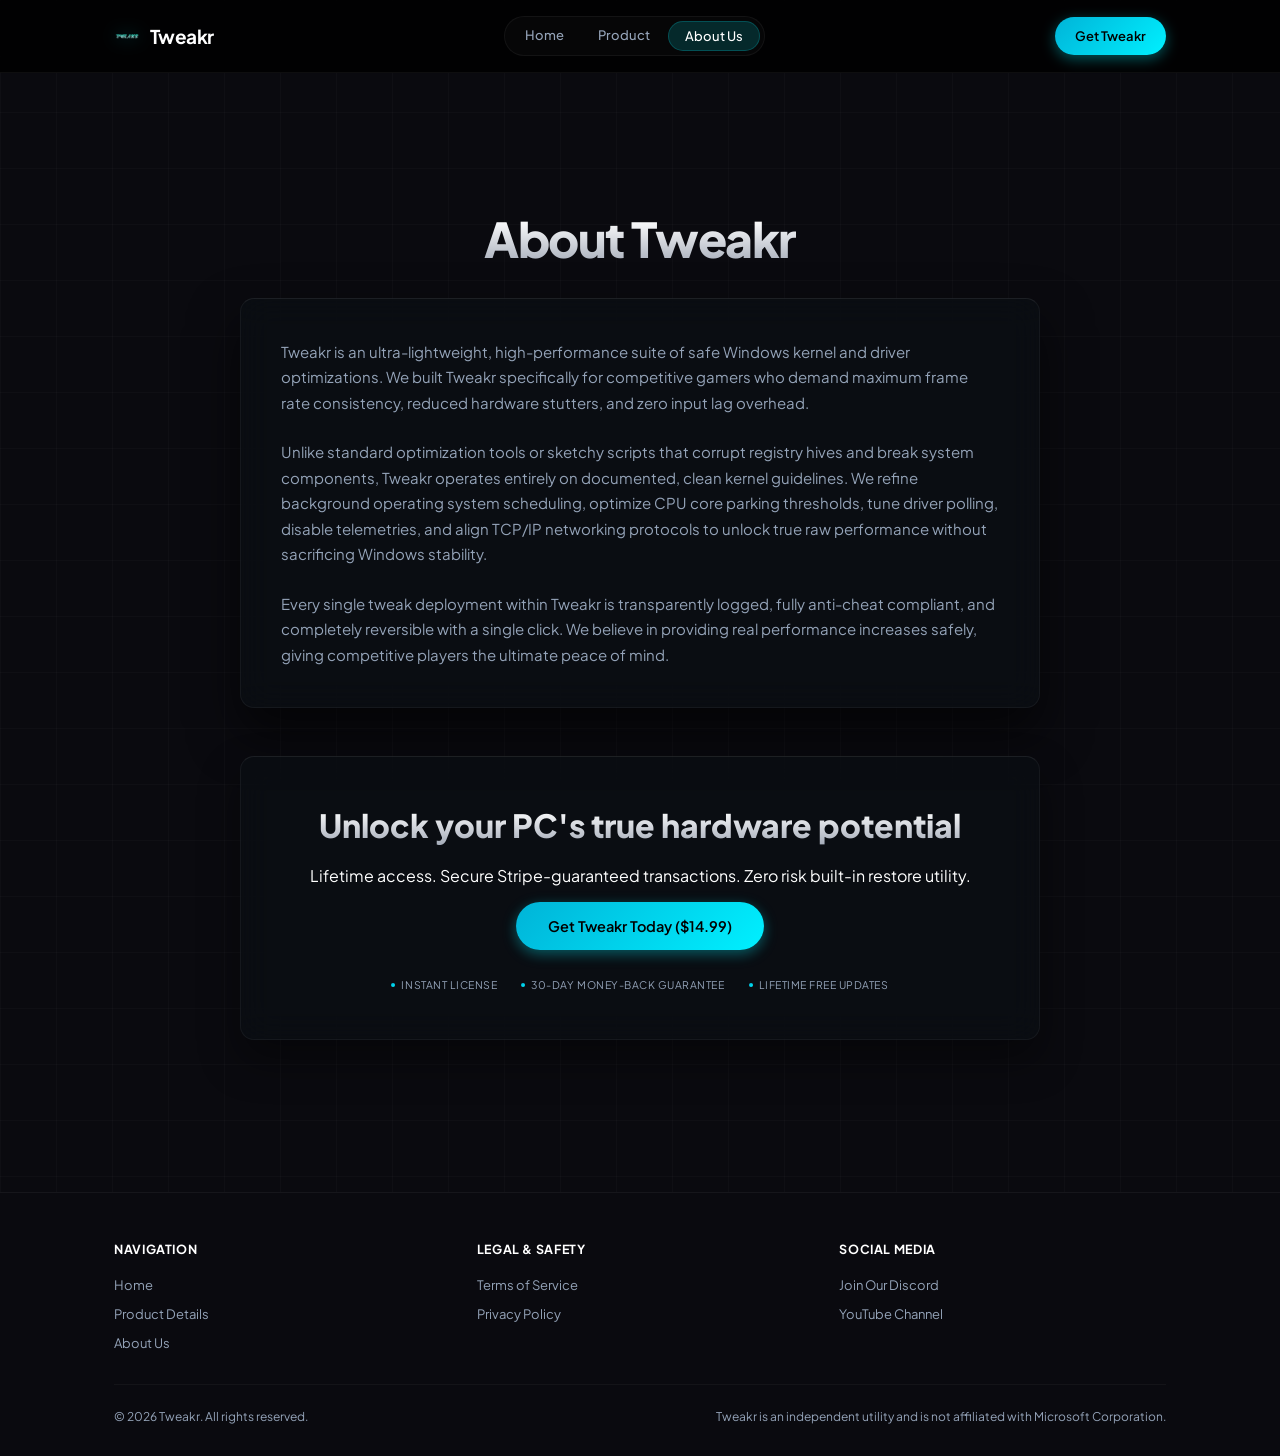
<file: about.html>
<!doctype html>
<html lang="en">
<head>
  <meta charset="utf-8">
  <meta name="viewport" content="width=device-width, initial-scale=1">
  <title>About Us — Tweakr PC Optimization</title>
  <meta name="description" content="Learn about Tweakr's mission to unlock hardware limits and stabilize system gaming responsiveness safely and securely.">
  <link rel="icon" href="images/favicon.ico">
  
  <!-- Elite Typography -->
  <link rel="preconnect" href="https://fonts.googleapis.com">
  <link rel="preconnect" href="https://fonts.gstatic.com" crossorigin>
  <link href="https://fonts.googleapis.com/css2?family=Plus+Jakarta+Sans:wght@400;500;600;700;800&family=JetBrains+Mono:wght@400;500;700&display=swap" rel="stylesheet">
  
  <style>
    :root {
      --bg: #0a0a0f;
      --panel: rgba(10, 15, 20, 0.6);
      --text: #ffffff;
      --muted: #94a3b8;
      --brand-blue: #00b4d8;
      --brand-purple: #00f0ff;
      --brand: linear-gradient(135deg, var(--brand-blue), var(--brand-purple));
      --border: rgba(255, 255, 255, 0.05);
      --border-hover: rgba(0, 240, 255, 0.3);
      --radius: 14px;
      --transition: all 0.3s cubic-bezier(0.25, 0.8, 0.25, 1);
    }
    
    * { box-sizing: border-box; }
    
    html, body {
      margin: 0;
      padding: 0;
      background-color: var(--bg);
      background-image: 
        linear-gradient(rgba(255, 255, 255, 0.02) 1px, transparent 1px), 
        linear-gradient(90deg, rgba(255, 255, 255, 0.02) 1px, transparent 1px);
      background-size: 56px 56px, 56px 56px;
      color: var(--text);
      font-family: 'Plus Jakarta Sans', system-ui, -apple-system, sans-serif;
      text-rendering: optimizeLegibility;
      -webkit-font-smoothing: antialiased;
      -moz-osx-font-smoothing: grayscale;
      overflow-x: hidden;
      scroll-behavior: smooth;
    }
    
    a { color: var(--text); text-decoration: none; transition: color 0.2s ease; }
    
    .wrap { max-width: 1100px; margin: 0 auto; padding-left: 24px; padding-right: 24px; position: relative; z-index: 10; }
    
    /* Header & Navigation */
    header {
      position: sticky;
      top: 0;
      z-index: 100;
      backdrop-filter: blur(16px);
      background: rgba(0, 0, 0, 0.85);
      border-bottom: 1px solid var(--border);
      transition: var(--transition);
    }
    
    .nav {
      display: flex;
      align-items: center;
      justify-content: space-between;
      height: 72px;
    }
    
    .brand {
      display: flex;
      align-items: center;
      gap: 10px;
      font-weight: 700;
      font-size: 19px;
      letter-spacing: -0.02em;
    }
    
    .brand img { height: 26px; width: auto; display: block; filter: drop-shadow(0 0 8px rgba(0, 240, 255, 0.3)); }
    
    .brand span {
      font-family: 'Plus Jakarta Sans', sans-serif;
      color: var(--text);
      letter-spacing: -0.03em;
    }
    
    .links {
      display: flex;
      gap: 2px;
      background: rgba(255, 255, 255, 0.02);
      border: 1px solid rgba(255, 255, 255, 0.05);
      padding: 4px;
      border-radius: 100px;
    }
    
    .links a {
      color: var(--muted);
      font-weight: 500;
      font-size: 13px;
      padding: 6px 16px;
      border-radius: 100px;
      transition: var(--transition);
    }
    
    .links a:hover {
      color: var(--text);
    }
    
    .links a.active {
      color: var(--text);
      background: rgba(0, 240, 255, 0.15);
      border: 1px solid rgba(0, 240, 255, 0.2);
    }

    .nav-right {
      display: flex;
      align-items: center;
      gap: 20px;
    }

    .nav-link-btn {
      font-weight: 500;
      font-size: 13.5px;
      color: var(--muted);
      transition: var(--transition);
    }

    .nav-link-btn:hover {
      color: var(--text);
    }

    .nav-btn {
      height: 38px !important;
      padding: 0 20px !important;
      font-size: 13px !important;
      border-radius: 100px !important;
      width: auto !important;
    }

    main { padding: 140px 0 64px; }
    
    h1 {
      font-size: clamp(34px, 4.6vw, 48px);
      line-height: 1.1;
      font-weight: 800;
      margin: 0 0 32px;
      letter-spacing: -0.03em;
      text-align: center;
      background: linear-gradient(180deg, #ffffff 10%, #a4abb8 100%);
      -webkit-background-clip: text;
      -webkit-text-fill-color: transparent;
    }
    
    /* Double-Border Glassmorphism Content Panel */
    .panel {
      background: var(--panel);
      backdrop-filter: blur(16px);
      border: 1px solid var(--border);
      border-top: 1px solid rgba(255, 255, 255, 0.08);
      border-radius: var(--radius);
      padding: 40px;
      box-shadow: 0 24px 50px rgba(0, 0, 0, 0.6);
      transition: var(--transition);
      max-width: 800px;
      margin: 0 auto;
    }
    
    .panel:hover {
      border-color: var(--border-hover);
    }
    
    .panel p {
      color: var(--muted);
      font-size: 15px;
      line-height: 1.7;
      margin: 0 0 24px;
    }
    
    .panel p:last-of-type {
      margin-bottom: 0;
    }
    
    /* Premium Minimal Buttons */
    .btn {
      position: relative;
      display: inline-flex;
      align-items: center;
      justify-content: center;
      gap: 8px;
      height: 44px;
      padding: 0 24px;
      border-radius: 100px;
      border: 1px solid rgba(255, 255, 255, 0.08);
      background: rgba(255, 255, 255, 0.03);
      color: var(--text);
      font-weight: 600;
      font-size: 13.5px;
      cursor: pointer;
      overflow: hidden;
      transition: var(--transition);
    }
    
    .btn::after {
      content: '';
      position: absolute;
      top: 0; left: -100%;
      width: 100%; height: 100%;
      background: linear-gradient(90deg, transparent, rgba(255, 255, 255, 0.05), transparent);
    }
    
    .btn:hover::after {
      left: 100%;
      transition: left 0.6s ease-in-out;
    }
    
    .btn:hover {
      transform: translateY(-1.5px);
      border-color: rgba(0, 240, 255, 0.3);
      background: rgba(0, 240, 255, 0.05);
      box-shadow: 0 10px 20px rgba(0,0,0,0.5);
    }
    
    .btn.primary {
      background: var(--brand);
      color: #000000;
      border: none;
      box-shadow: 0 4px 14px rgba(0, 240, 255, 0.35);
    }
    
    .btn.primary:hover {
      background: linear-gradient(135deg, #0077b6, #00b4d8);
      box-shadow: 0 8px 24px rgba(0, 240, 255, 0.5);
      color: #ffffff;
    }

    /* Sleek CTA Banner */
    .cta-banner {
      margin-top: 48px;
      text-align: center;
    }
    
    .cta-banner .box {
      padding: 48px 24px;
      background: var(--panel);
      backdrop-filter: blur(16px);
      border: 1px solid var(--border);
      border-top: 1px solid rgba(255, 255, 255, 0.08);
      border-radius: var(--radius);
      box-shadow: 0 20px 40px rgba(0,0,0,0.4);
      transition: var(--transition);
      max-width: 800px;
      margin: 0 auto;
    }
    
    .cta-banner .box:hover {
      border-color: var(--border-hover);
    }
    
    .cta-banner h3 {
      margin: 0 0 20px;
      font-size: clamp(24px, 3.2vw, 32px);
      font-weight: 800;
      background: linear-gradient(180deg, #ffffff 10%, #a4abb8 100%);
      -webkit-background-clip: text;
      -webkit-text-fill-color: transparent;
    }
    
    .guarantees-cta {
      display: flex;
      justify-content: center;
      gap: 24px;
      margin-top: 28px;
      flex-wrap: wrap;
      font-size: 10.5px;
      color: var(--muted);
      text-transform: uppercase;
      letter-spacing: 0.05em;
    }
    
    .guarantees-cta span {
      display: flex;
      align-items: center;
      gap: 6px;
    }
    
    .guarantees-cta span::before {
      content: '';
      display: inline-block;
      width: 4px;
      height: 4px;
      border-radius: 50%;
      background: var(--brand);
    }

    /* Footer */
    footer {
      border-top: 1px solid var(--border);
      color: var(--muted);
      padding: 48px 0 32px;
      background: var(--bg);
      margin-top: 88px;
    }
    
    .footer-grid {
      display: grid;
      grid-template-columns: repeat(3, 1fr);
      gap: 36px;
      margin-bottom: 32px;
    }
    
    .footer-col h4 {
      margin: 0 0 16px;
      color: var(--text);
      font-size: 12.5px;
      font-weight: 700;
      letter-spacing: 0.05em;
      text-transform: uppercase;
    }
    
    .footer-links { margin: 0; padding: 0; list-style: none; display: grid; gap: 8px; }
    
    .footer-links a {
      font-size: 13px;
      color: var(--muted);
    }
    
    .footer-links a:hover {
      color: var(--text);
    }
    
    .copyright {
      display: flex;
      justify-content: space-between;
      align-items: center;
      gap: 16px;
      flex-wrap: wrap;
      padding-top: 24px;
      border-top: 1px solid rgba(255, 255, 255, 0.04);
    }
    
    .copyright small { color: var(--muted); font-size: 12px; }
    .copyright a { color: var(--muted); font-size: 12px; margin-left: 12px; }
    .copyright a:hover { color: var(--text); }
    
    @media (max-width: 768px) {
      .footer-grid { grid-template-columns: 1fr; gap: 24px; }
    }
  </style>
</head>
<body>

  <header>
    <div class="wrap nav">
      <a class="brand" href="index.html" aria-label="Tweakr Home">
        <img src="images/tweakr.png" alt="Tweakr logo">
        <span>Tweakr</span>
      </a>
      <nav class="links" aria-label="Primary">
        <a href="index.html">Home</a>
        <a href="product.html">Product</a>
        <a href="about.html" class="active">About Us</a>
      </nav>
      <div class="nav-right">
        <a href="product.html" class="btn primary nav-btn">Get Tweakr</a>
      </div>
    </div>
  </header>

  <main class="wrap">
    <h1>About Tweakr</h1>
    
    <div class="panel">
      <p>Tweakr is an ultra-lightweight, high-performance suite of safe Windows kernel and driver optimizations. We built Tweakr specifically for competitive gamers who demand maximum frame rate consistency, reduced hardware stutters, and zero input lag overhead.</p>
      
      <p>Unlike standard optimization tools or sketchy scripts that corrupt registry hives and break system components, Tweakr operates entirely on documented, clean kernel guidelines. We refine background operating system scheduling, optimize CPU core parking thresholds, tune driver polling, disable telemetries, and align TCP/IP networking protocols to unlock true raw performance without sacrificing Windows stability.</p>
      
      <p>Every single tweak deployment within Tweakr is transparently logged, fully anti-cheat compliant, and completely reversible with a single click. We believe in providing real performance increases safely, giving competitive players the ultimate peace of mind.</p>
    </div>

    <section class="cta-banner" aria-label="Bottom call to action">
      <div class="box">
        <h3>Unlock your PC's true hardware potential</h3>
        <p>Lifetime access. Secure Stripe-guaranteed transactions. Zero risk built-in restore utility.</p>
        <a class="btn primary" href="product.html" style="height: 48px; padding: 0 32px; font-size: 14.5px;">Get Tweakr Today ($14.99)</a>
        <div class="guarantees-cta">
          <span>Instant License</span>
          <span>30-Day Money-Back Guarantee</span>
          <span>Lifetime Free Updates</span>
        </div>
      </div>
    </section>
  </main>

  <footer>
    <div class="wrap">
      <div class="footer-grid">
        <div class="footer-col">
          <h4>Navigation</h4>
          <ul class="footer-links">
            <li><a href="index.html">Home</a></li>
            <li><a href="product.html">Product Details</a></li>
            <li><a href="about.html">About Us</a></li>
          </ul>
        </div>
        <div class="footer-col">
          <h4>Legal & Safety</h4>
          <ul class="footer-links">
            <li><a href="terms.html">Terms of Service</a></li>
            <li><a href="privacy.html">Privacy Policy</a></li>
          </ul>
        </div>
        <div class="footer-col">
          <h4>Social Media</h4>
          <ul class="footer-links">
            <li><a href="https://discord.gg/eRmwA2mwua" target="_blank" rel="noopener">Join Our Discord</a></li>
            <li><a href="https://www.youtube.com/@tweakrstore" target="_blank" rel="noopener">YouTube Channel</a></li>
          </ul>
        </div>
      </div>
      <div class="copyright">
        <small>© <span id="y"></span> Tweakr. All rights reserved.</small>
        <small>Tweakr is an independent utility and is not affiliated with Microsoft Corporation.</small>
      </div>
    </div>
  </footer>
  
  <script>
    document.getElementById('y').textContent = new Date().getFullYear();
    
    if ('scrollRestoration' in history) {
      history.scrollRestoration = 'manual';
    }
    window.scrollTo(0, 0);
  </script>
</body>
</html>
</file>
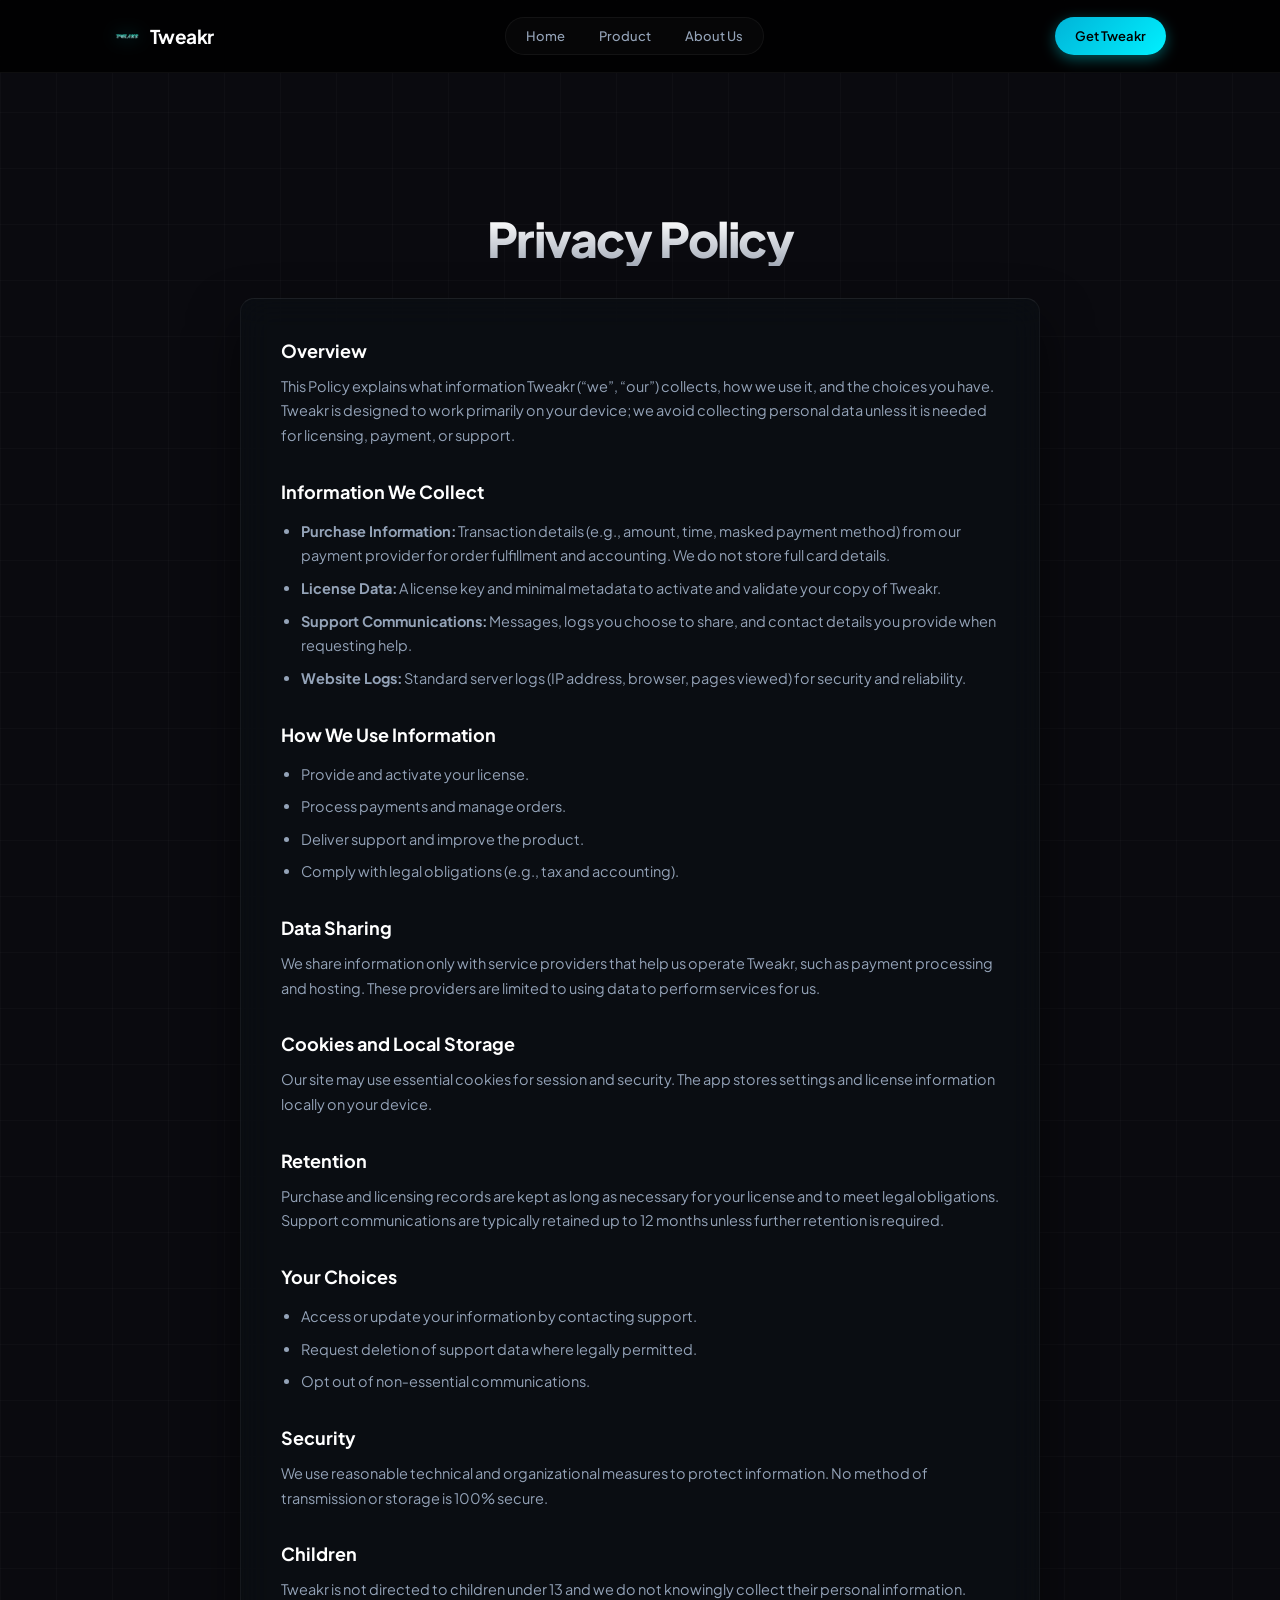
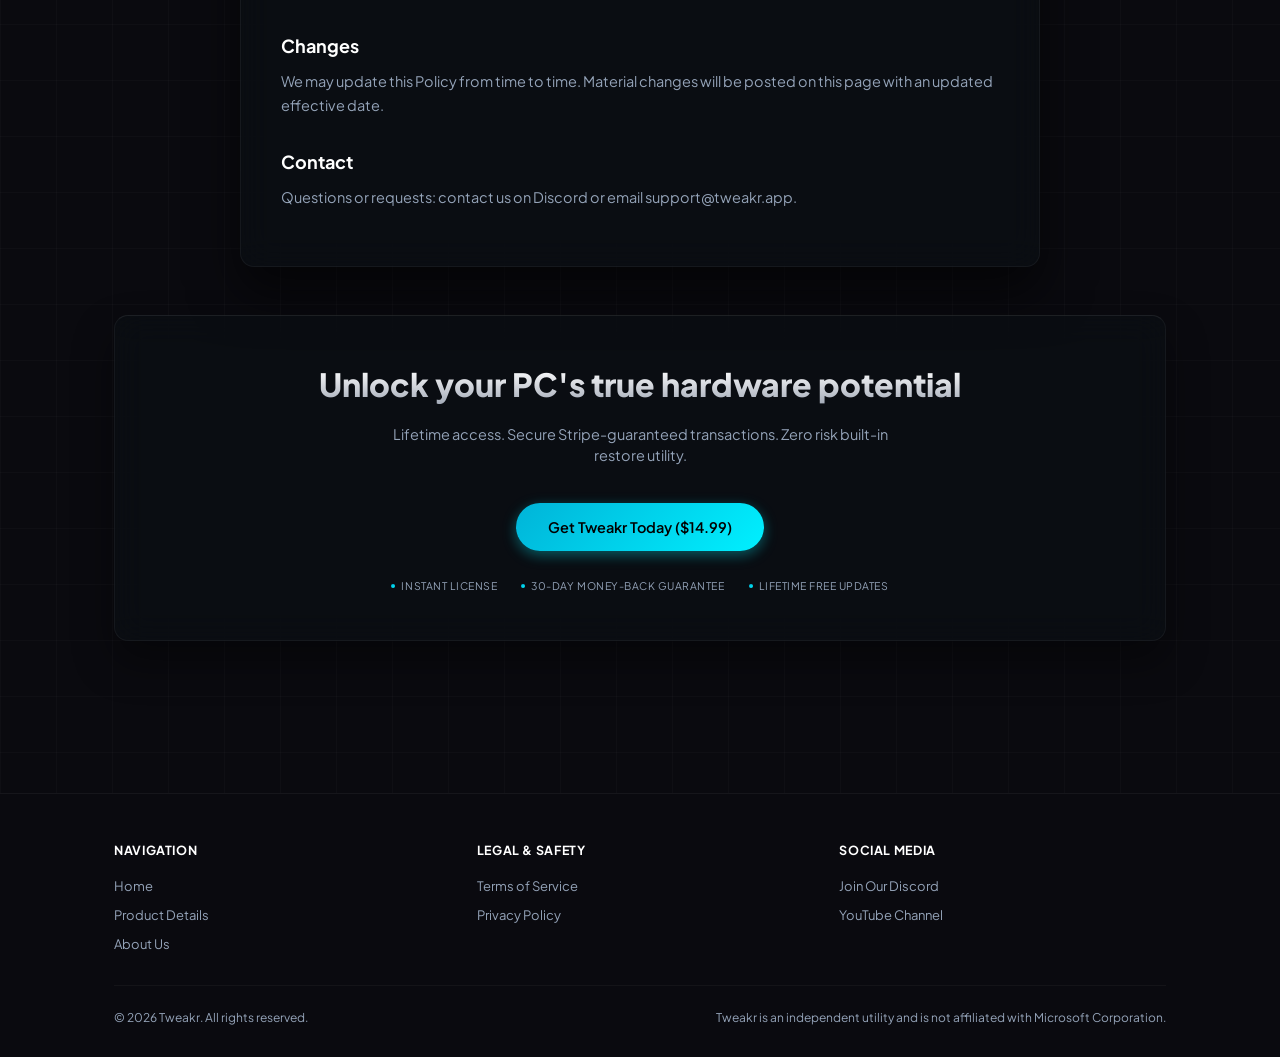
<file: privacy.html>
<!doctype html>
<html lang="en">
<head>
  <meta charset="utf-8">
  <meta name="viewport" content="width=device-width, initial-scale=1">
  <title>Privacy Policy — Tweakr PC Optimization</title>
  <meta name="description" content="Read Tweakr's privacy policy to understand how we secure your data and protect your payment and system licensing details.">
  <link rel="icon" href="images/favicon.ico">
  
  <!-- Elite Typography -->
  <link rel="preconnect" href="https://fonts.googleapis.com">
  <link rel="preconnect" href="https://fonts.gstatic.com" crossorigin>
  <link href="https://fonts.googleapis.com/css2?family=Plus+Jakarta+Sans:wght@400;500;600;700;800&family=JetBrains+Mono:wght@400;500;700&display=swap" rel="stylesheet">
  
  <style>
    :root {
      --bg: #0a0a0f;
      --panel: rgba(10, 15, 20, 0.6);
      --text: #ffffff;
      --muted: #94a3b8;
      --brand-blue: #00b4d8;
      --brand-purple: #00f0ff;
      --brand: linear-gradient(135deg, var(--brand-blue), var(--brand-purple));
      --border: rgba(255, 255, 255, 0.05);
      --border-hover: rgba(0, 240, 255, 0.3);
      --radius: 14px;
      --transition: all 0.3s cubic-bezier(0.25, 0.8, 0.25, 1);
    }
    
    * { box-sizing: border-box; }
    
    html, body {
      margin: 0;
      padding: 0;
      background-color: var(--bg);
      background-image: 
        linear-gradient(rgba(255, 255, 255, 0.02) 1px, transparent 1px), 
        linear-gradient(90deg, rgba(255, 255, 255, 0.02) 1px, transparent 1px);
      background-size: 56px 56px, 56px 56px;
      color: var(--text);
      font-family: 'Plus Jakarta Sans', system-ui, -apple-system, sans-serif;
      text-rendering: optimizeLegibility;
      -webkit-font-smoothing: antialiased;
      -moz-osx-font-smoothing: grayscale;
      overflow-x: hidden;
      scroll-behavior: smooth;
    }
    
    a { color: var(--text); text-decoration: none; transition: color 0.2s ease; }
    
    .wrap { max-width: 1100px; margin: 0 auto; padding-left: 24px; padding-right: 24px; position: relative; z-index: 10; }
    
    /* Header & Navigation */
    header {
      position: sticky;
      top: 0;
      z-index: 100;
      backdrop-filter: blur(16px);
      background: rgba(0, 0, 0, 0.85);
      border-bottom: 1px solid var(--border);
      transition: var(--transition);
    }
    
    .nav {
      display: flex;
      align-items: center;
      justify-content: space-between;
      height: 72px;
    }
    
    .brand {
      display: flex;
      align-items: center;
      gap: 10px;
      font-weight: 700;
      font-size: 19px;
      letter-spacing: -0.02em;
    }
    
    .brand img { height: 26px; width: auto; display: block; filter: drop-shadow(0 0 8px rgba(0, 240, 255, 0.3)); }
    
    .brand span {
      font-family: 'Plus Jakarta Sans', sans-serif;
      color: var(--text);
      letter-spacing: -0.03em;
    }
    
    .links {
      display: flex;
      gap: 2px;
      background: rgba(255, 255, 255, 0.02);
      border: 1px solid rgba(255, 255, 255, 0.05);
      padding: 4px;
      border-radius: 100px;
    }
    
    .links a {
      color: var(--muted);
      font-weight: 500;
      font-size: 13px;
      padding: 6px 16px;
      border-radius: 100px;
      transition: var(--transition);
    }
    
    .links a:hover {
      color: var(--text);
    }
    
    .links a.active {
      color: var(--text);
      background: rgba(0, 240, 255, 0.15);
      border: 1px solid rgba(0, 240, 255, 0.2);
    }

    .nav-right {
      display: flex;
      align-items: center;
      gap: 20px;
    }

    .nav-link-btn {
      font-weight: 500;
      font-size: 13.5px;
      color: var(--muted);
      transition: var(--transition);
    }

    .nav-link-btn:hover {
      color: var(--text);
    }

    .nav-btn {
      height: 38px !important;
      padding: 0 20px !important;
      font-size: 13px !important;
      border-radius: 100px !important;
      width: auto !important;
    }

    main { padding: 140px 0 64px; }
    
    h1 {
      font-size: clamp(34px, 4.6vw, 48px);
      line-height: 1.1;
      font-weight: 800;
      margin: 0 0 32px;
      letter-spacing: -0.03em;
      text-align: center;
      background: linear-gradient(180deg, #ffffff 10%, #a4abb8 100%);
      -webkit-background-clip: text;
      -webkit-text-fill-color: transparent;
    }
    
    /* Double-Border Glassmorphism Content Panel */
    .panel {
      background: var(--panel);
      backdrop-filter: blur(16px);
      border: 1px solid var(--border);
      border-top: 1px solid rgba(255, 255, 255, 0.08);
      border-radius: var(--radius);
      padding: 40px;
      box-shadow: 0 24px 50px rgba(0, 0, 0, 0.6);
      transition: var(--transition);
      max-width: 800px;
      margin: 0 auto;
    }
    
    .panel:hover {
      border-color: var(--border-hover);
    }
    
    .panel h2 {
      font-size: 18px;
      margin: 32px 0 12px;
      color: var(--text);
      font-weight: 700;
    }
    
    .panel h2:first-of-type {
      margin-top: 0;
    }
    
    .panel p, .panel li {
      color: var(--muted);
      font-size: 14.5px;
      line-height: 1.7;
      margin: 0 0 16px;
    }
    
    .panel ul {
      padding-left: 20px;
      margin-bottom: 20px;
    }
    
    .panel li {
      margin-bottom: 8px;
    }
    
    /* Premium Minimal Buttons */
    .btn {
      position: relative;
      display: inline-flex;
      align-items: center;
      justify-content: center;
      gap: 8px;
      height: 44px;
      padding: 0 24px;
      border-radius: 100px;
      border: 1px solid rgba(255, 255, 255, 0.08);
      background: rgba(255, 255, 255, 0.03);
      color: var(--text);
      font-weight: 600;
      font-size: 13.5px;
      cursor: pointer;
      overflow: hidden;
      transition: var(--transition);
    }
    
    .btn::after {
      content: '';
      position: absolute;
      top: 0; left: -100%;
      width: 100%; height: 100%;
      background: linear-gradient(90deg, transparent, rgba(255, 255, 255, 0.05), transparent);
    }
    
    .btn:hover::after {
      left: 100%;
      transition: left 0.6s ease-in-out;
    }
    
    .btn:hover {
      transform: translateY(-1.5px);
      border-color: rgba(0, 240, 255, 0.3);
      background: rgba(0, 240, 255, 0.05);
      box-shadow: 0 10px 20px rgba(0,0,0,0.5);
    }
    
    .btn.primary {
      background: var(--brand);
      color: #000000;
      border: none;
      box-shadow: 0 4px 14px rgba(0, 240, 255, 0.35);
    }
    
    .btn.primary:hover {
      background: linear-gradient(135deg, #0077b6, #00b4d8);
      box-shadow: 0 8px 24px rgba(0, 240, 255, 0.5);
      color: #ffffff;
    }

    /* Sleek CTA Banner */
    .cta-banner {
      margin-top: 48px;
      text-align: center;
    }
    
    .cta-banner .box {
      padding: 48px 24px;
      background: var(--panel);
      backdrop-filter: blur(16px);
      border: 1px solid var(--border);
      border-top: 1px solid rgba(255, 255, 255, 0.08);
      border-radius: var(--radius);
      box-shadow: 0 20px 40px rgba(0,0,0,0.4);
      transition: var(--transition);
    }
    
    .cta-banner .box:hover {
      border-color: var(--border-hover);
    }
    
    .cta-banner h3 {
      margin: 0 0 20px;
      font-size: clamp(24px, 3.2vw, 32px);
      font-weight: 800;
      background: linear-gradient(180deg, #ffffff 10%, #a4abb8 100%);
      -webkit-background-clip: text;
      -webkit-text-fill-color: transparent;
    }
    
    .cta-banner p {
      color: var(--muted);
      max-width: 520px;
      margin: 0 auto 36px;
      font-size: 14.5px;
      line-height: 1.5;
    }

    .guarantees-cta {
      display: flex;
      justify-content: center;
      gap: 24px;
      margin-top: 28px;
      flex-wrap: wrap;
      font-size: 10.5px;
      color: var(--muted);
      text-transform: uppercase;
      letter-spacing: 0.05em;
    }
    
    .guarantees-cta span {
      display: flex;
      align-items: center;
      gap: 6px;
    }
    
    .guarantees-cta span::before {
      content: '';
      display: inline-block;
      width: 4px;
      height: 4px;
      border-radius: 50%;
      background: var(--brand);
    }

    /* Footer */
    footer {
      border-top: 1px solid var(--border);
      color: var(--muted);
      padding: 48px 0 32px;
      background: var(--bg);
      margin-top: 88px;
    }
    
    .footer-grid {
      display: grid;
      grid-template-columns: repeat(3, 1fr);
      gap: 36px;
      margin-bottom: 32px;
    }
    
    .footer-col h4 {
      margin: 0 0 16px;
      color: var(--text);
      font-size: 12.5px;
      font-weight: 700;
      letter-spacing: 0.05em;
      text-transform: uppercase;
    }
    
    .footer-links { margin: 0; padding: 0; list-style: none; display: grid; gap: 8px; }
    
    .footer-links a {
      font-size: 13px;
      color: var(--muted);
    }
    
    .footer-links a:hover {
      color: var(--text);
    }
    
    .copyright {
      display: flex;
      justify-content: space-between;
      align-items: center;
      gap: 16px;
      flex-wrap: wrap;
      padding-top: 24px;
      border-top: 1px solid rgba(255, 255, 255, 0.04);
    }
    
    .copyright small { color: var(--muted); font-size: 12px; }
    .copyright a { color: var(--muted); font-size: 12px; margin-left: 12px; }
    .copyright a:hover { color: var(--text); }
    
    @media (max-width: 768px) {
      .footer-grid { grid-template-columns: 1fr; gap: 24px; }
    }
  </style>
</head>
<body>

  <header>
    <div class="wrap nav">
      <a class="brand" href="index.html" aria-label="Tweakr Home">
        <img src="images/tweakr.png" alt="Tweakr logo">
        <span>Tweakr</span>
      </a>
      <nav class="links" aria-label="Primary">
        <a href="index.html">Home</a>
        <a href="product.html">Product</a>
        <a href="about.html">About Us</a>
      </nav>
      <div class="nav-right">
        <a href="product.html" class="btn primary nav-btn">Get Tweakr</a>
      </div>
    </div>
  </header>

  <main class="wrap">
    <h1>Privacy Policy</h1>
    
    <div class="panel">
      <h2>Overview</h2>
      <p>This Policy explains what information Tweakr (“we”, “our”) collects, how we use it, and the choices you have. Tweakr is designed to work primarily on your device; we avoid collecting personal data unless it is needed for licensing, payment, or support.</p>
      
      <h2>Information We Collect</h2>
      <ul>
        <li><strong>Purchase Information:</strong> Transaction details (e.g., amount, time, masked payment method) from our payment provider for order fulfillment and accounting. We do not store full card details.</li>
        <li><strong>License Data:</strong> A license key and minimal metadata to activate and validate your copy of Tweakr.</li>
        <li><strong>Support Communications:</strong> Messages, logs you choose to share, and contact details you provide when requesting help.</li>
        <li><strong>Website Logs:</strong> Standard server logs (IP address, browser, pages viewed) for security and reliability.</li>
      </ul>
      
      <h2>How We Use Information</h2>
      <ul>
        <li>Provide and activate your license.</li>
        <li>Process payments and manage orders.</li>
        <li>Deliver support and improve the product.</li>
        <li>Comply with legal obligations (e.g., tax and accounting).</li>
      </ul>
      
      <h2>Data Sharing</h2>
      <p>We share information only with service providers that help us operate Tweakr, such as payment processing and hosting. These providers are limited to using data to perform services for us.</p>
      
      <h2>Cookies and Local Storage</h2>
      <p>Our site may use essential cookies for session and security. The app stores settings and license information locally on your device.</p>
      
      <h2>Retention</h2>
      <p>Purchase and licensing records are kept as long as necessary for your license and to meet legal obligations. Support communications are typically retained up to 12 months unless further retention is required.</p>
      
      <h2>Your Choices</h2>
      <ul>
        <li>Access or update your information by contacting support.</li>
        <li>Request deletion of support data where legally permitted.</li>
        <li>Opt out of non‑essential communications.</li>
      </ul>
      
      <h2>Security</h2>
      <p>We use reasonable technical and organizational measures to protect information. No method of transmission or storage is 100% secure.</p>
      
      <h2>Children</h2>
      <p>Tweakr is not directed to children under 13 and we do not knowingly collect their personal information.</p>
      
      <h2>Changes</h2>
      <p>We may update this Policy from time to time. Material changes will be posted on this page with an updated effective date.</p>
      
      <h2>Contact</h2>
      <p>Questions or requests: contact us on Discord or email support@tweakr.app.</p>
    </div>

    <section class="cta-banner" aria-label="Bottom call to action">
      <div class="box">
        <h3>Unlock your PC's true hardware potential</h3>
        <p>Lifetime access. Secure Stripe-guaranteed transactions. Zero risk built-in restore utility.</p>
        <a class="btn primary" href="product.html" style="height: 48px; padding: 0 32px; font-size: 14.5px;">Get Tweakr Today ($14.99)</a>
        <div class="guarantees-cta">
          <span>Instant License</span>
          <span>30-Day Money-Back Guarantee</span>
          <span>Lifetime Free Updates</span>
        </div>
      </div>
    </section>
  </main>

  <footer>
    <div class="wrap">
      <div class="footer-grid">
        <div class="footer-col">
          <h4>Navigation</h4>
          <ul class="footer-links">
            <li><a href="index.html">Home</a></li>
            <li><a href="product.html">Product Details</a></li>
            <li><a href="about.html">About Us</a></li>
          </ul>
        </div>
        <div class="footer-col">
          <h4>Legal & Safety</h4>
          <ul class="footer-links">
            <li><a href="terms.html">Terms of Service</a></li>
            <li><a href="privacy.html">Privacy Policy</a></li>
          </ul>
        </div>
        <div class="footer-col">
          <h4>Social Media</h4>
          <ul class="footer-links">
            <li><a href="https://discord.gg/eRmwA2mwua" target="_blank" rel="noopener">Join Our Discord</a></li>
            <li><a href="https://www.youtube.com/@tweakrstore" target="_blank" rel="noopener">YouTube Channel</a></li>
          </ul>
        </div>
      </div>
      <div class="copyright">
        <small>© <span id="y"></span> Tweakr. All rights reserved.</small>
        <small>Tweakr is an independent utility and is not affiliated with Microsoft Corporation.</small>
      </div>
    </div>
  </footer>
  
  <script>
    document.getElementById('y').textContent = new Date().getFullYear();
    
    if ('scrollRestoration' in history) {
      history.scrollRestoration = 'manual';
    }
    window.scrollTo(0, 0);
  </script>
</body>
</html>
</file>
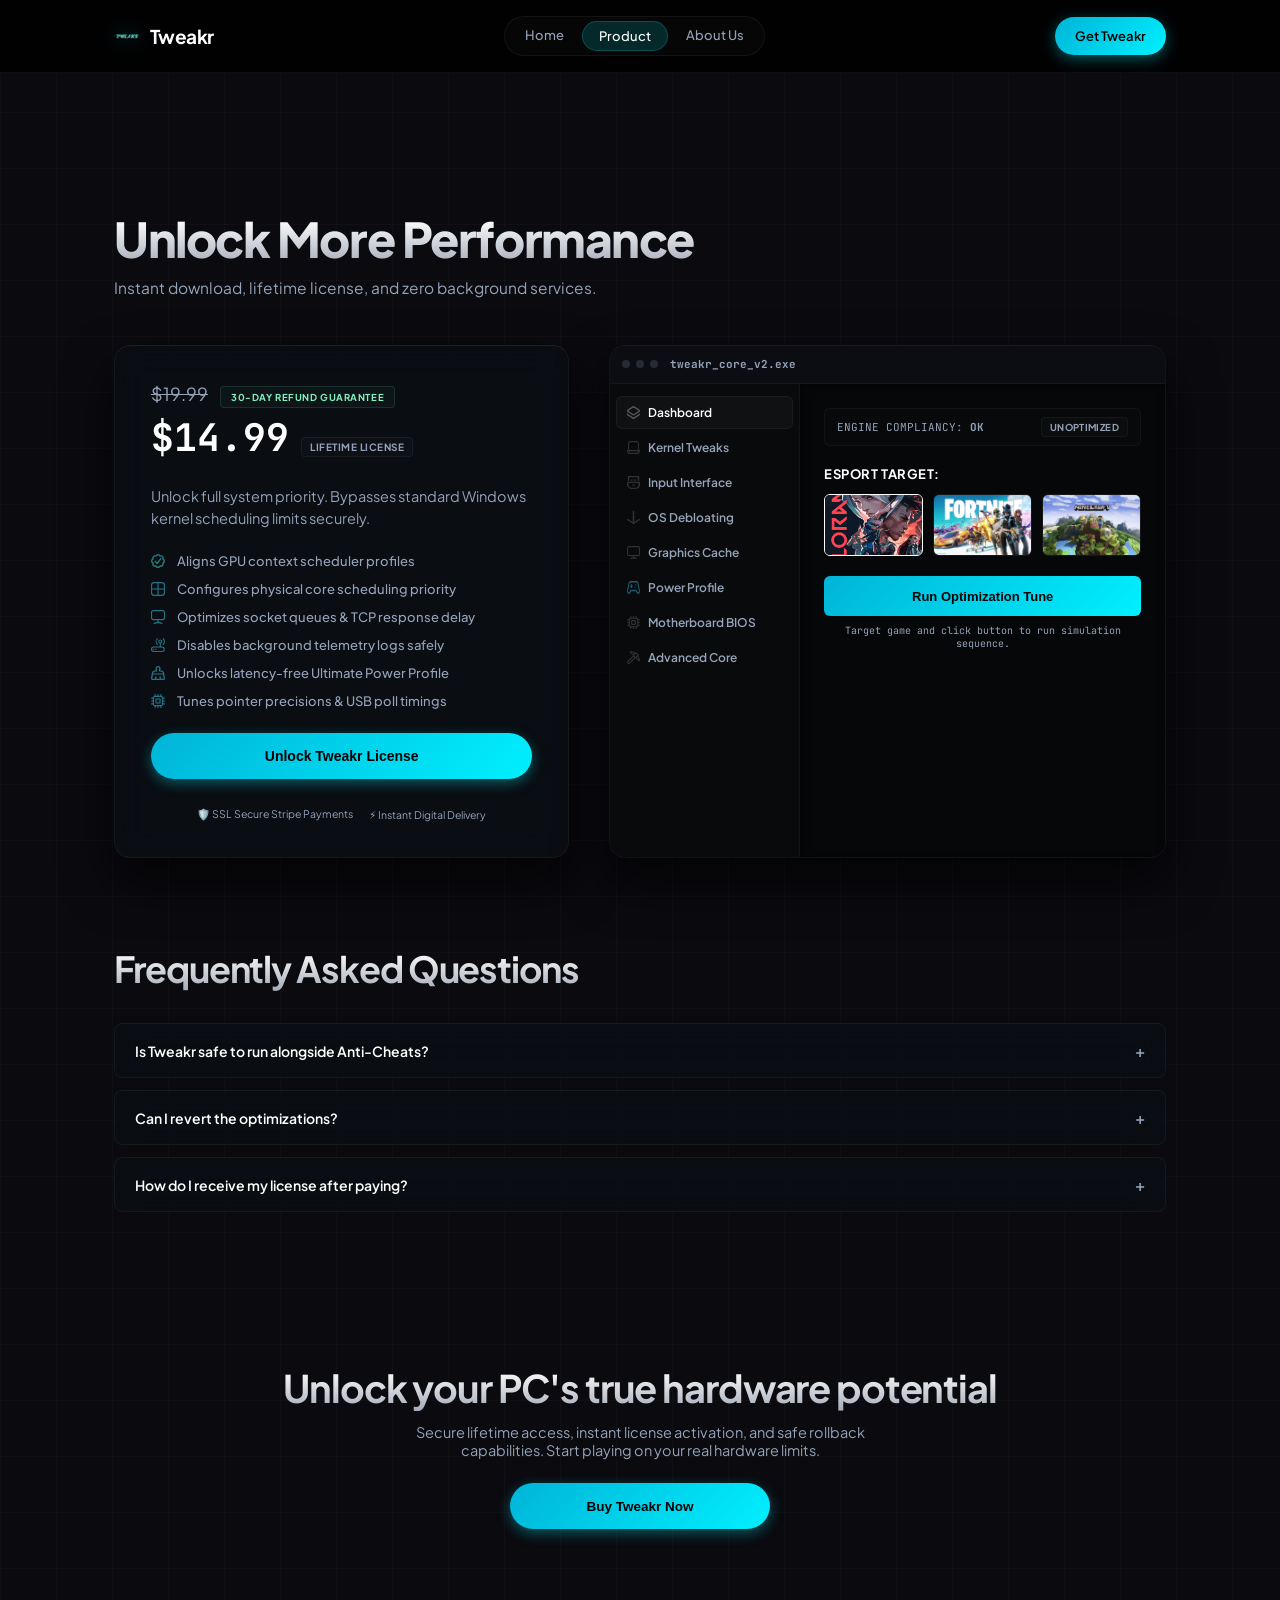
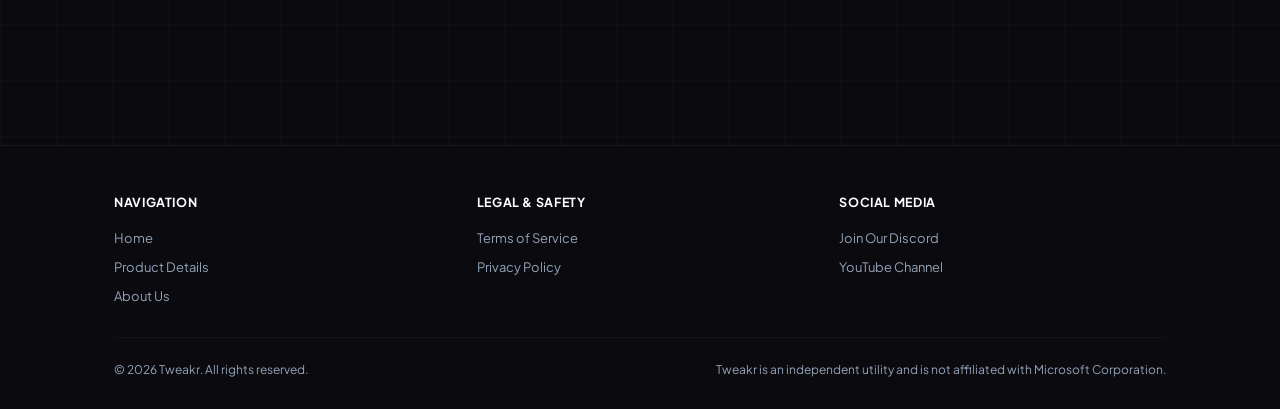
<file: product.html>
<!doctype html>
<html lang="en">
<head>
  <meta charset="utf-8">
  <meta name="viewport" content="width=device-width, initial-scale=1">
  <title>Tweakr — Purchase Elite PC Optimization</title>
  <meta name="description" content="Lifetime license for Tweakr PC Optimization utility. Unlocks true hardware limits safely, securely, and reversibly.">
  <link rel="icon" href="images/favicon.ico">
  
  <!-- Elite Typography -->
  <link rel="preconnect" href="https://fonts.googleapis.com">
  <link rel="preconnect" href="https://fonts.gstatic.com" crossorigin>
  <link href="https://fonts.googleapis.com/css2?family=Plus+Jakarta+Sans:wght@400;500;600;700;800&family=JetBrains+Mono:wght@400;500;700&display=swap" rel="stylesheet">

  <style>
    :root {
      --bg: #0a0a0f;
      --panel: rgba(10, 15, 20, 0.6);
      --text: #ffffff;
      --muted: #94a3b8;
      --brand-blue: #00b4d8;
      --brand-purple: #00f0ff;
      --brand: linear-gradient(135deg, var(--brand-blue), var(--brand-purple));
      --border: rgba(255, 255, 255, 0.05);
      --border-hover: rgba(0, 240, 255, 0.3);
      --radius: 14px;
      --transition: all 0.3s cubic-bezier(0.25, 0.8, 0.25, 1);
    }
    
    * { box-sizing: border-box; }
    
    html, body {
      margin: 0;
      padding: 0;
      background-color: var(--bg);
      background-image: 
        linear-gradient(rgba(255, 255, 255, 0.02) 1px, transparent 1px), 
        linear-gradient(90deg, rgba(255, 255, 255, 0.02) 1px, transparent 1px);
      background-size: 56px 56px, 56px 56px;
      color: var(--text);
      font-family: 'Plus Jakarta Sans', system-ui, -apple-system, sans-serif;
      text-rendering: optimizeLegibility;
      -webkit-font-smoothing: antialiased;
      -moz-osx-font-smoothing: grayscale;
      overflow-x: hidden;
      scroll-behavior: smooth;
    }
    
    a { color: var(--text); text-decoration: none; transition: color 0.2s ease; }

    .wrap { max-width: 1100px; margin: 0 auto; padding-left: 24px; padding-right: 24px; position: relative; z-index: 10; }
    
    /* Reveal Animation */
    @keyframes revealUp {
      from { opacity: 0; transform: translateY(16px); }
      to { opacity: 1; transform: translateY(0); }
    }
    
    /* Header & Navigation */
    header {
      position: sticky;
      top: 0;
      z-index: 100;
      backdrop-filter: blur(16px);
      background: rgba(0, 0, 0, 0.85);
      border-bottom: 1px solid var(--border);
      transition: var(--transition);
    }
    
    .nav {
      display: flex;
      align-items: center;
      justify-content: space-between;
      height: 72px;
    }
    
    .brand {
      display: flex;
      align-items: center;
      gap: 10px;
      font-weight: 700;
      font-size: 19px;
      letter-spacing: -0.02em;
    }
    
    .brand img { height: 26px; width: auto; display: block; filter: drop-shadow(0 0 8px rgba(0, 240, 255, 0.3)); }
    
    .brand span {
      font-family: 'Plus Jakarta Sans', sans-serif;
      color: var(--text);
      letter-spacing: -0.03em;
    }
    
    .links {
      display: flex;
      gap: 2px;
      background: rgba(255, 255, 255, 0.02);
      border: 1px solid rgba(255, 255, 255, 0.05);
      padding: 4px;
      border-radius: 100px;
    }
    
    .links a {
      color: var(--muted);
      font-weight: 500;
      font-size: 13px;
      padding: 6px 16px;
      border-radius: 100px;
      transition: var(--transition);
    }
    
    .links a:hover {
      color: var(--text);
    }
    
    .links a.active {
      color: var(--text);
      background: rgba(0, 240, 255, 0.15);
      border: 1px solid rgba(0, 240, 255, 0.2);
    }

    .nav-right {
      display: flex;
      align-items: center;
      gap: 20px;
    }

    .nav-link-btn {
      font-weight: 500;
      font-size: 13.5px;
      color: var(--muted);
      transition: var(--transition);
    }

    .nav-link-btn:hover {
      color: var(--text);
    }

    .nav-btn {
      height: 38px !important;
      padding: 0 20px !important;
      font-size: 13px !important;
      border-radius: 100px !important;
      width: auto !important;
    }

    main { padding: 140px 0 64px; }
    
    /* Hero intro */
    .hero { text-align: left; max-width: 600px; margin-bottom: 48px; }
    
    .hero h1 {
      font-size: clamp(34px, 4.6vw, 48px);
      line-height: 1.1;
      font-weight: 800;
      margin: 0 0 12px;
      letter-spacing: -0.03em;
      background: linear-gradient(180deg, #ffffff 10%, #a4abb8 100%);
      -webkit-background-clip: text;
      -webkit-text-fill-color: transparent;
    }
    
    .hero p { color: var(--muted); font-size: 15.5px; margin: 0; }
    
    /* Main Layout Grid */
    .grid {
      display: grid;
      grid-template-columns: 0.9fr 1.1fr;
      gap: 40px;
      align-items: stretch;
    }
    
    /* Double-Border Glassmorphic Pricing Card */
    .pricing-card, .demo-window {
      background: var(--panel);
      backdrop-filter: blur(16px);
      border: 1px solid var(--border);
      border-top: 1px solid rgba(255, 255, 255, 0.08);
      border-radius: 16px;
      box-shadow: 0 24px 50px rgba(0, 0, 0, 0.6);
      transition: var(--transition);
    }
    
    .pricing-card:hover {
      border-color: var(--border-hover);
      box-shadow: 0 30px 60px rgba(0, 240, 255, 0.05);
    }
    
    .pricing-card {
      padding: 36px;
      display: flex;
      flex-direction: column;
      gap: 24px;
      position: relative;
    }
    
    .badge {
      display: inline-block;
      padding: 4px 10px;
      border-radius: 4px;
      background: rgba(130, 242, 191, 0.04);
      color: #82f2bf;
      font-weight: 700;
      font-size: 9.5px;
      border: 1px solid rgba(130, 242, 191, 0.12);
      letter-spacing: 0.06em;
      text-transform: uppercase;
      width: fit-content;
    }
    
    .price-container {
      display: flex;
      flex-direction: column;
      gap: 4px;
    }
    
    .price-row {
      display: flex;
      align-items: baseline;
      gap: 12px;
    }
    
    .price-row .current {
      font-family: 'JetBrains Mono', monospace;
      font-size: 38px;
      font-weight: 700;
      color: var(--text);
    }
    
    .price-row .old {
      color: var(--muted);
      text-decoration: line-through;
      font-size: 18px;
    }
    
    .price-row .meta {
      color: var(--muted);
      font-size: 10px;
      font-weight: 700;
      background: rgba(255, 255, 255, 0.02);
      border: 1px solid rgba(255, 255, 255, 0.05);
      padding: 3px 8px;
      border-radius: 4px;
      letter-spacing: 0.05em;
    }
    
    .lead-text {
      color: var(--muted);
      font-size: 14.5px;
      line-height: 1.5;
      margin: 0;
    }
    
    .feature-list {
      margin: 0;
      padding: 0;
      list-style: none;
      display: grid;
      gap: 12px;
    }
    
    .feature {
      display: flex;
      align-items: center;
      gap: 12px;
      color: var(--muted);
      font-size: 13px;
      font-weight: 500;
    }
    
    .feature img {
      width: 14px;
      height: 14px;
      opacity: 0.5;
    }
    
    /* Minimal Premium Buttons */
    .btn {
      position: relative;
      display: inline-flex;
      align-items: center;
      justify-content: center;
      gap: 8px;
      height: 44px;
      padding: 0 24px;
      border-radius: 100px;
      border: 1px solid rgba(255, 255, 255, 0.08);
      background: rgba(255, 255, 255, 0.03);
      color: var(--text);
      font-weight: 600;
      font-size: 13.5px;
      cursor: pointer;
      overflow: hidden;
      transition: var(--transition);
      width: 100%;
    }
    
    .btn::after {
      content: '';
      position: absolute;
      top: 0; left: -100%;
      width: 100%; height: 100%;
      background: linear-gradient(90deg, transparent, rgba(255, 255, 255, 0.05), transparent);
    }
    
    .btn:hover::after {
      left: 100%;
      transition: left 0.6s ease-in-out;
    }
    
    .btn:hover {
      transform: translateY(-1.5px);
      border-color: rgba(0, 240, 255, 0.3);
      background: rgba(0, 240, 255, 0.05);
      box-shadow: 0 10px 20px rgba(0,0,0,0.5);
    }
    
    .btn.primary {
      background: var(--brand);
      color: #000000;
      border: none;
      box-shadow: 0 4px 14px rgba(0, 240, 255, 0.35);
    }
    .btn.primary:hover {
      background: linear-gradient(135deg, #0077b6, #00b4d8);
      box-shadow: 0 8px 24px rgba(0, 240, 255, 0.5);
      color: #ffffff;
    }
    
    .btn.buy-pill {
      height: 46px;
      font-size: 14px;
      background: var(--brand);
      color: #000000;
      border: none;
      font-weight: 700;
      box-shadow: 0 4px 14px rgba(0, 240, 255, 0.35);
      border-radius: 100px;
    }
    
    .btn.buy-pill:hover {
      background: linear-gradient(135deg, #0077b6, #00b4d8);
      box-shadow: 0 8px 24px rgba(0, 240, 255, 0.5);
      color: #ffffff;
    }
    
    .checkout-guarantee {
      display: flex;
      align-items: center;
      justify-content: center;
      gap: 16px;
      margin-top: 4px;
      font-size: 10.5px;
      color: var(--muted);
      flex-wrap: wrap;
    }
    
    .success {
      display: none;
      margin-top: 18px;
      background: rgba(5, 6, 8, 0.85);
      border: 1px solid rgba(255, 255, 255, 0.05);
      border-radius: 8px;
      padding: 24px;
      box-shadow: inset 0 2px 8px rgba(0,0,0,0.6);
    }
    
    code.key {
      font-family: 'JetBrains Mono', monospace;
      background: rgba(255, 255, 255, 0.02);
      padding: 8px 12px;
      border-radius: 6px;
      border: 1px solid rgba(255, 255, 255, 0.05);
      color: var(--brand);
      font-size: 13.5px;
      display: block;
      margin: 12px 0;
      text-align: center;
      font-weight: 700;
    }
    
    /* Interactive Dashboard Demo Window */
    .panel-visual {
      display: flex;
      align-items: stretch;
      justify-content: center;
    }
    
    .demo-window {
      width: 100%;
      background: rgba(7, 8, 10, 0.85);
      display: grid;
      grid-template-rows: 38px 1fr;
      grid-template-columns: 190px 1fr;
      grid-template-areas: 
        "title title"
        "sidebar main";
      overflow: hidden;
    }
    
    .demo-titlebar {
      grid-area: title;
      height: 38px;
      display: flex;
      align-items: center;
      gap: 6px;
      padding: 0 12px;
      border-bottom: 1px solid rgba(255, 255, 255, 0.04);
      background: rgba(13, 16, 21, 0.8);
      font-weight: 700;
      font-size: 11px;
      color: var(--muted);
    }
    
    .demo-dot { width: 8px; height: 8px; border-radius: 50%; }
    .demo-dot.red { background: #262a33; }
    .demo-dot.yellow { background: #262a33; }
    .demo-dot.green { background: #262a33; }
    
    .demo-sidebar {
      grid-area: sidebar;
      padding: 12px 6px;
      background: rgba(10, 11, 13, 0.85);
      border-right: 1px solid rgba(255, 255, 255, 0.04);
      display: flex;
      flex-direction: column;
      gap: 2px;
    }
    
    .demo-sidebar a {
      display: flex;
      align-items: center;
      gap: 8px;
      padding: 8px 10px;
      border-radius: 6px;
      color: var(--muted);
      font-size: 12px;
      font-weight: 600;
      cursor: pointer;
      transition: var(--transition);
      border: 1px solid transparent;
    }
    
    .demo-sidebar img { width: 13px; height: 13px; opacity: 0.4; }
    
    .demo-sidebar a.active, .demo-sidebar a:hover {
      background: rgba(255, 255, 255, 0.03);
      border-color: rgba(255, 255, 255, 0.04);
      color: var(--text);
    }
    
    .demo-sidebar a.active img, .demo-sidebar a:hover img {
      opacity: 0.8;
    }
    
    .demo-main {
      grid-area: main;
      padding: 24px;
      min-width: 0;
      display: flex;
      flex-direction: column;
      justify-content: flex-start;
      background: rgba(7, 8, 10, 0.85);
      box-shadow: inset 2px 2px 10px rgba(0,0,0,0.5);
    }
    
    .section-title {
      color: var(--text);
      font-weight: 700;
      font-size: 13px;
      margin-bottom: 12px;
      text-transform: uppercase;
      letter-spacing: 0.04em;
    }
    
    /* Simulated UI Elements inside simulator */
    .status-panel {
      display: flex;
      justify-content: space-between;
      align-items: center;
      background: rgba(255, 255, 255, 0.01);
      border: 1px solid rgba(255, 255, 255, 0.04);
      padding: 8px 12px;
      border-radius: 6px;
      margin-bottom: 20px;
    }
    
    .status-indicator {
      font-size: 9.5px;
      font-weight: 700;
      padding: 3px 8px;
      border-radius: 4px;
      text-transform: uppercase;
      letter-spacing: 0.04em;
    }
    
    .status-indicator.unoptimized {
      background: rgba(255, 255, 255, 0.02);
      border: 1px solid rgba(255, 255, 255, 0.04);
      color: var(--muted);
    }
    
    .status-indicator.optimized {
      background: rgba(0, 240, 255, 0.04);
      border: 1px solid rgba(0, 240, 255, 0.12);
      color: var(--brand);
    }
    
    .demo-cards {
      display: grid;
      grid-template-columns: repeat(3, 1fr);
      gap: 10px;
      margin-bottom: 20px;
    }
    
    .demo-card {
      background: rgba(255, 255, 255, 0.02);
      border: 1px solid rgba(255, 255, 255, 0.05);
      border-radius: 6px;
      overflow: hidden;
      cursor: pointer;
      transition: var(--transition);
    }
    
    .demo-card img {
      width: 100%;
      aspect-ratio: 16/10;
      object-fit: cover;
      display: block;
      filter: saturate(0.8);
      transition: var(--transition);
    }
    
    .demo-card:hover {
      border-color: rgba(255, 255, 255, 0.1);
    }
    
    .demo-card.active {
      border-color: var(--brand);
    }
    .demo-card.active img {
      filter: saturate(1.1);
    }
    
    .demo-actions {
      display: flex;
      flex-direction: column;
      gap: 8px;
    }
    
    .btn.danger {
      height: 40px;
      border-radius: 6px;
      background: var(--brand);
      border: none;
      color: #050608;
      font-weight: 700;
      font-size: 13px;
      justify-content: center;
      transition: var(--transition);
    }
    .btn.danger:hover {
      background: #33f3ff;
      box-shadow: 0 0 12px rgba(0, 240, 255, 0.25);
    }
    
    /* Toggle list styles for simulator */
    .toggles-list {
      display: grid;
      gap: 10px;
    }
    
    .toggle-item {
      background: rgba(255, 255, 255, 0.01);
      border: 1px solid rgba(255, 255, 255, 0.04);
      padding: 10px 14px;
      border-radius: 6px;
      display: flex;
      justify-content: space-between;
      align-items: center;
      gap: 16px;
    }
    
    .toggle-info {
      text-align: left;
    }
    
    .toggle-info h4 {
      margin: 0;
      font-size: 12px;
      font-weight: 700;
      color: var(--text);
    }
    
    .toggle-info p {
      margin: 2px 0 0;
      font-size: 10.5px;
      color: var(--muted);
      line-height: 1.4;
    }
    
    /* Custom Toggle Switch for Simulator */
    .switch {
      position: relative;
      display: inline-block;
      width: 32px;
      height: 18px;
      flex-shrink: 0;
    }
    
    .switch input { opacity: 0; width: 0; height: 0; }
    
    .slider {
      position: absolute;
      cursor: pointer;
      inset: 0;
      background-color: rgba(255, 255, 255, 0.02);
      transition: .3s;
      border-radius: 34px;
      border: 1px solid rgba(255, 255, 255, 0.05);
    }
    
    .slider:before {
      position: absolute;
      content: "";
      height: 10px;
      width: 10px;
      left: 3px;
      bottom: 3px;
      background-color: var(--muted);
      transition: .3s;
      border-radius: 50%;
    }
    
    input:checked + .slider {
      background-color: var(--brand);
      border-color: var(--brand);
    }
    
    input:checked + .slider:before {
      transform: translateX(14px);
      background-color: #050608;
    }
    
    /* Modals & Backdrops */
    .modal-backdrop {
      position: fixed;
      inset: 0;
      background: rgba(5, 6, 8, 0.85);
      display: none;
      align-items: center;
      justify-content: center;
      z-index: 200;
      backdrop-filter: blur(8px);
    }
    
    .modal {
      width: min(450px, 92vw);
      background: var(--panel);
      backdrop-filter: blur(16px);
      border: 1px solid var(--border);
      border-top: 1px solid rgba(255, 255, 255, 0.08);
      border-radius: 12px;
      padding: 32px;
      box-shadow: 0 30px 60px rgba(0,0,0,0.6);
      text-align: center;
    }
    
    .modal h3 {
      font-size: 20px;
      margin: 0 0 10px;
      color: var(--text);
    }
    
    .modal p {
      color: var(--muted);
      font-size: 13.5px;
      margin: 0 0 20px;
    }
    
    .modal .code {
      font-family: 'JetBrains Mono', monospace;
      background: rgba(5, 6, 8, 0.95);
      padding: 8px 16px;
      border-radius: 6px;
      border: 1px solid rgba(255, 255, 255, 0.05);
      display: inline-block;
      font-size: 14px;
      color: var(--brand);
      font-weight: 700;
      margin-bottom: 24px;
      box-shadow: inset 0 1px 4px rgba(0,0,0,0.6);
    }
    
    .modal-cta-group {
      display: grid;
      gap: 10px;
    }
    
    .modal-cta-row {
      display: grid;
      grid-template-columns: 1fr 1fr;
      gap: 10px;
    }
    
    /* Accordion FAQ */
    .faq {
      margin-top: 88px;
    }
    
    .faq h2 {
      text-align: left;
      margin: 0 0 32px;
      font-size: clamp(26px, 3.4vw, 36px);
      letter-spacing: -0.03em;
      background: linear-gradient(180deg, #ffffff 10%, #a4abb8 100%);
      -webkit-background-clip: text;
      -webkit-text-fill-color: transparent;
    }
    
    .faq-wrapper {
      display: grid;
      gap: 12px;
    }
    
    .faq details {
      background: var(--panel);
      backdrop-filter: blur(16px);
      border: 1px solid var(--border);
      border-top: 1px solid rgba(255, 255, 255, 0.06);
      border-radius: 8px;
      padding: 16px 20px;
      transition: var(--transition);
    }
    
    .faq details[open] {
      border-color: var(--border-hover);
    }
    
    .faq summary {
      cursor: pointer;
      font-weight: 600;
      font-size: 14px;
      outline: none;
      display: flex;
      justify-content: space-between;
      align-items: center;
      user-select: none;
    }
    
    .faq summary::-webkit-details-marker {
      display: none;
    }
    
    .faq summary::after {
      content: '+';
      font-size: 16px;
      color: var(--muted);
      transition: var(--transition);
    }
    
    .faq details[open] summary::after {
      content: '−';
      transform: rotate(180deg);
    }
    
    .faq details p {
      margin: 12px 0 0;
      color: var(--muted);
      font-size: 13px;
      line-height: 1.6;
    }
    
    /* CTA Banner Section */
    .cta-banner {
      margin-top: 88px;
      padding: 64px 24px;
      text-align: center;
    }
    
    .cta-banner h3 {
      margin: 0 0 12px;
      font-size: clamp(26px, 3.4vw, 38px);
      letter-spacing: -0.03em;
      background: linear-gradient(180deg, #ffffff 10%, #a4abb8 100%);
      -webkit-background-clip: text;
      -webkit-text-fill-color: transparent;
    }
    
    .cta-banner p {
      color: var(--muted);
      max-width: 500px;
      margin: 0 auto 24px;
      font-size: 14.5px;
    }
    
    /* Footer */
    footer {
      border-top: 1px solid var(--border);
      color: var(--muted);
      padding: 48px 0 32px;
      background: var(--bg);
      margin-top: 88px;
    }
    
    .footer-grid {
      display: grid;
      grid-template-columns: repeat(3, 1fr);
      gap: 36px;
      margin-bottom: 32px;
    }
    
    .footer-col h4 {
      margin: 0 0 16px;
      color: var(--text);
      font-size: 12.5px;
      font-weight: 700;
      letter-spacing: 0.05em;
      text-transform: uppercase;
    }
    
    .footer-links { margin: 0; padding: 0; list-style: none; display: grid; gap: 8px; }
    
    .footer-links a {
      font-size: 13px;
      color: var(--muted);
    }
    
    .footer-links a:hover {
      color: var(--text);
    }
    
    .copyright {
      display: flex;
      justify-content: space-between;
      align-items: center;
      gap: 16px;
      flex-wrap: wrap;
      padding-top: 24px;
      border-top: 1px solid rgba(255, 255, 255, 0.04);
    }
    
    .copyright small { color: var(--muted); font-size: 12px; }
    .copyright a { color: var(--muted); font-size: 12px; margin-left: 12px; }
    .copyright a:hover { color: var(--text); }
    
    /* Spinner animation */
    .spinner { animation: rotate 2s linear infinite; }
    .spinner .path { stroke-dasharray: 1, 150; stroke-dashoffset: 0; stroke-linecap: round; animation: dash 1.5s ease-in-out infinite; }
    @keyframes rotate { 100% { transform: rotate(360deg); } }
    @keyframes dash {
      0% { stroke-dasharray: 1, 150; stroke-dashoffset: 0; }
      50% { stroke-dasharray: 90, 150; stroke-dashoffset: -35; }
      100% { stroke-dasharray: 90, 150; stroke-dashoffset: -124; }
    }
    
    /* Responsive Queries */
    @media (max-width: 990px) {
      .grid { grid-template-columns: 1fr; }
      .panel-visual { max-width: 600px; margin: 0 auto; width: 100%; }
      .demo-window { height: auto; grid-template-columns: 1fr; grid-template-rows: 38px auto 1fr; grid-template-areas: "title" "sidebar" "main"; }
      .demo-sidebar { flex-direction: row; flex-wrap: wrap; border-right: none; border-bottom: 1px solid rgba(255, 255, 255, 0.04); padding: 8px; }
      .demo-sidebar a { flex: 1; min-width: 100px; justify-content: center; padding: 6px 8px; font-size: 11.5px; }
      .footer-grid { grid-template-columns: 1fr; gap: 24px; }
    }
  </style>
</head>
<body>

  <header>
    <div class="wrap nav">
      <a class="brand" href="index.html" aria-label="Tweakr Home">
        <img src="images/tweakr.png" alt="Tweakr logo">
        <span>Tweakr</span>
      </a>
      <nav class="links" aria-label="Primary">
        <a href="index.html">Home</a>
        <a href="product.html" class="active">Product</a>
        <a href="about.html">About Us</a>
      </nav>
      <div class="nav-right">
        <a href="product.html" class="btn primary nav-btn">Get Tweakr</a>
      </div>
    </div>
  </header>

  <main class="wrap">
    
    <!-- Hero intro -->
    <section class="hero">
      <h1>Unlock More Performance</h1>
      <p>Instant download, lifetime license, and zero background services.</p>
    </section>

    <!-- Content Grid -->
    <div class="grid">
      
      <!-- Checkout Card -->
      <div class="pricing-card" id="buy">
        <div class="price-container">
          <div class="price-row">
            <span class="old">$19.99</span>
            <span class="badge">30-day refund guarantee</span>
          </div>
          <div class="price-row">
            <span class="current">$14.99</span>
            <span class="meta">LIFETIME LICENSE</span>
          </div>
        </div>
        
        <p class="lead-text">Unlock full system priority. Bypasses standard Windows kernel scheduling limits securely.</p>
        
        <ul class="feature-list">
          <li class="feature"><img src="images/gpu.svg" alt="GPU icon"> Aligns GPU context scheduler profiles</li>
          <li class="feature"><img src="images/cpu.svg" alt="CPU icon"> Configures physical core scheduling priority</li>
          <li class="feature"><img src="images/network.svg" alt="Network icon"> Optimizes socket queues & TCP response delay</li>
          <li class="feature"><img src="images/windows.svg" alt="Windows icon"> Disables background telemetry logs safely</li>
          <li class="feature"><img src="images/power.svg" alt="Power icon"> Unlocks latency-free Ultimate Power Profile</li>
          <li class="feature"><img src="images/advanced.svg" alt="Advanced icon"> Tunes pointer precisions & USB poll timings</li>
        </ul>
        
        <div class="cta" style="flex-direction: column; align-items: stretch; gap: 12px;">
          <button id="buy-button" class="btn buy-pill" type="button" onclick="buyTweakr(this)">Unlock Tweakr License</button>
          
          <div id="buy-loader" style="display:none; align-items:center; justify-content:center; gap:8px; font-size:13px; color:var(--muted)">
            <svg class="spinner" viewBox="0 0 50 50" style="width:16px; height:16px;">
              <circle class="path" cx="25" cy="25" r="20" fill="none" stroke-width="5" stroke="var(--brand)"></circle>
            </svg>
            <span id="buy-loader-text">Creating secure Stripe checkout...</span>
          </div>
        </div>
        
        <div class="checkout-guarantee">
          <span>🛡️ SSL Secure Stripe Payments</span>
          <span>⚡ Instant Digital Delivery</span>
        </div>
        
        <!-- Local Purchase Success Element -->
        <div class="success" id="success-container" aria-live="polite">
          <h3 style="margin: 0 0 4px; font-size:15px; font-weight:700;">✓ License Key Ready</h3>
          <p class="muted" style="font-size: 13px; margin: 0 0 10px;">Copy the key below to activate Tweakr:</p>
          <code id="license-display" class="key">Fetching key...</code>
          <div class="cta" style="gap: 8px;">
            <a id="download-app" class="btn primary" href="#" style="display:none; font-size: 13px; height: 38px;">Download Client (.exe)</a>
            <button id="copy-license" class="btn" type="button" onclick="copyLicense()" disabled style="font-size: 13px; height: 38px;">Copy License Key</button>
          </div>
          <p class="muted" style="margin:12px 0 0; font-size:11px; text-align:center; line-height: 1.4;">License will display automatically once payment completes and Stripe returns you to this page.</p>
        </div>

        <!-- License Popup Modal -->
        <div class="modal-backdrop" id="license-modal">
          <div class="modal">
            <h3>License Unlocked</h3>
            <p>Your license key has been generated. Use it to activate the Tweakr client.</p>
            <p id="license-modal-key" class="code"></p>
            <div class="modal-cta-group">
              <div class="modal-cta-row">
                <button id="modal-copy" class="btn primary" type="button">Copy Key</button>
                <button id="modal-close" class="btn" type="button">Close</button>
              </div>
              <a id="modal-download" class="btn" href="#" download>Download Tweakr.exe</a>
            </div>
          </div>
        </div>
      </div>
      
      <!-- Interactive Software Simulator Panel -->
      <div class="panel-visual">
        <div class="demo-window" id="demo">
          <div class="demo-titlebar">
            <span class="demo-dot red"></span><span class="demo-dot yellow"></span><span class="demo-dot green"></span>
            <strong style="margin-left:6px; font-size:11px; font-family: 'JetBrains Mono', monospace;">tweakr_core_v2.exe</strong>
          </div>
          
          <div class="demo-sidebar">
            <a class="demo-link active" data-tab="dashboard"><img src="images/sidebar-dashboard-product.svg" alt="">Dashboard</a>
            <a class="demo-link" data-tab="tweaks"><img src="images/sidebar-tweaks-product.svg" alt="">Kernel Tweaks</a>
            <a class="demo-link" data-tab="peripherals"><img src="images/sidebar-peripherals-product.svg" alt="">Input Interface</a>
            <a class="demo-link" data-tab="debloat"><img src="images/sidebar-debloat-product.svg" alt="">OS Debloating</a>
            <a class="demo-link" data-tab="graphics"><img src="images/sidebar-graphic-tweaks-product.svg" alt="">Graphics Cache</a>
            <a class="demo-link" data-tab="power"><img src="images/sidebar-game-booster-product.svg" alt="">Power Profile</a>
            <a class="demo-link" data-tab="bios"><img src="images/sidebar-bios-tweaks-product.svg" alt="">Motherboard BIOS</a>
            <a class="demo-link" data-tab="advanced"><img src="images/sidebar-advanced-product.svg" alt="">Advanced Core</a>
          </div>
          
          <div class="demo-main">
            
            <!-- Dashboard Tab -->
            <div id="demo-tab-dashboard" class="demo-tab-content">
              <div class="status-panel">
                <span style="font-size: 11px; font-family: 'JetBrains Mono', monospace; color: var(--muted)">ENGINE COMPLIANCY: <b style="color:var(--brand)">OK</b></span>
                <span class="status-indicator unoptimized" id="demo-status-badge">UNOPTIMIZED</span>
              </div>
              <div class="section-title">Esport Target:</div>
              <div class="demo-cards">
                <div class="demo-card active" data-game="Valorant"><img src="images/game-valorant-product.png" alt="Valorant"></div>
                <div class="demo-card" data-game="Fortnite"><img src="images/game-fortnite-product.png" alt="Fortnite"></div>
                <div class="demo-card" data-game="Minecraft"><img src="images/game-minecraft-product.png" alt="Minecraft"></div>
              </div>
              <div class="demo-actions" style="margin-top: 14px;">
                <button class="btn danger" id="optimize-action-btn" type="button" onclick="runDemoOptimization()">Run Optimization Tune</button>
                <small id="demo-desc-text" style="font-family:'JetBrains Mono', monospace; font-size: 10px; color: var(--muted); text-align: center;">Target game and click button to run simulation sequence.</small>
              </div>
            </div>

            <!-- Tweaks Tab -->
            <div id="demo-tab-tweaks" class="demo-tab-content" style="display:none;">
              <div class="section-title">Kernel Tweaks</div>
              <div class="toggles-list">
                <div class="toggle-item">
                  <div class="toggle-info">
                    <h4>Override HPET Timer Interrupt</h4>
                    <p>Blocks continuous hardware-interrupt loops to smooth frame pacing.</p>
                  </div>
                  <label class="switch"><input type="checkbox" checked><span class="slider"></span></label>
                </div>
                <div class="toggle-item">
                  <div class="toggle-info">
                    <h4>Direct Thread GPU Scheduling</h4>
                    <p>Bypasses kernel wait-states, routing draw calls direct to GPU pipeline.</p>
                  </div>
                  <label class="switch"><input type="checkbox" checked><span class="slider"></span></label>
                </div>
                <div class="toggle-item">
                  <div class="toggle-info">
                    <h4>Esport Thread Context Priority</h4>
                    <p>Pins game process priority high without breaking system dependencies.</p>
                  </div>
                  <label class="switch"><input type="checkbox" checked><span class="slider"></span></label>
                </div>
              </div>
            </div>

            <!-- Peripherals Tab -->
            <div id="demo-tab-peripherals" class="demo-tab-content" style="display:none;">
              <div class="section-title">Input Latency Interfaces</div>
              <div class="toggles-list">
                <div class="toggle-item">
                  <div class="toggle-info">
                    <h4>Elevate USB Polling Controller</h4>
                    <p>Prioritizes USB interrupt schedules in the kernel scheduler queue.</p>
                  </div>
                  <label class="switch"><input type="checkbox" checked><span class="slider"></span></label>
                </div>
                <div class="toggle-item">
                  <div class="toggle-info">
                    <h4>Disable Pointer Precision Acceleration</h4>
                    <p>Enforces absolute 1:1 hardware raw pixel mouse feedback limits.</p>
                  </div>
                  <label class="switch"><input type="checkbox" checked><span class="slider"></span></label>
                </div>
              </div>
            </div>

            <!-- Debloat Tab -->
            <div id="demo-tab-debloat" class="demo-tab-content" style="display:none;">
              <div class="section-title">OS Background Debloating</div>
              <div class="toggles-list">
                <div class="toggle-item">
                  <div class="toggle-info">
                    <h4>Disable Error Diagnostics & Telemetry</h4>
                    <p>Prevents Windows background processes logging activity during games.</p>
                  </div>
                  <label class="switch"><input type="checkbox" checked><span class="slider"></span></label>
                </div>
                <div class="toggle-item">
                  <div class="toggle-info">
                    <h4>Remove Background Junk Packages</h4>
                    <p>Frees occupied CPU and RAM memory from idle pre-installed UWP products.</p>
                  </div>
                  <label class="switch"><input type="checkbox" checked><span class="slider"></span></label>
                </div>
              </div>
            </div>

            <!-- Graphics Tab -->
            <div id="demo-tab-graphics" class="demo-tab-content" style="display:none;">
              <div class="section-title">Graphics Cache Alignment</div>
              <div class="toggles-list">
                <div class="toggle-item">
                  <div class="toggle-info">
                    <h4>Optimize Shader Pipeline Storage</h4>
                    <p>Directs compiler to pre-cache graphics storage arrays dynamically.</p>
                  </div>
                  <label class="switch"><input type="checkbox" checked><span class="slider"></span></label>
                </div>
                <div class="toggle-item">
                  <div class="toggle-info">
                    <h4>Driver Frame Queue Priority</h4>
                    <p>Safely sets maximum pre-rendered frame queues inside the GPU driver cache.</p>
                  </div>
                  <label class="switch"><input type="checkbox" checked><span class="slider"></span></label>
                </div>
              </div>
            </div>

            <!-- Power Tab -->
            <div id="demo-tab-power" class="demo-tab-content" style="display:none;">
              <div class="section-title">Power Profile Scheme</div>
              <div class="toggles-list">
                <div class="toggle-item">
                  <div class="toggle-info">
                    <h4>Deploy Ultimate Performance Scheme</h4>
                    <p>Sets hardware states to 100% active, preventing clock throttling.</p>
                  </div>
                  <label class="switch"><input type="checkbox" checked><span class="slider"></span></label>
                </div>
                <div class="toggle-item">
                  <div class="toggle-info">
                    <h4>PCI-Express Power State Override</h4>
                    <p>Locks graphics motherboard slot in high-bandwidth states continuously.</p>
                  </div>
                  <label class="switch"><input type="checkbox" checked><span class="slider"></span></label>
                </div>
              </div>
            </div>

            <!-- BIOS Tab -->
            <div id="demo-tab-bios" class="demo-tab-content" style="display:none;">
              <div class="section-title">BIOS Optimization Guidelines</div>
              <p class="muted" style="font-size:12px; text-align: left; line-height: 1.5; margin-bottom: 12px;">Guidelines to align motherboard settings safely via your physical BIOS interface:</p>
              <div class="toggles-list">
                <div class="toggle-item"><div class="toggle-info"><h4>Disable Intel SpeedStep / C-States</h4></div><label class="switch"><input type="checkbox" checked><span class="slider"></span></label></div>
                <div class="toggle-item"><div class="toggle-info"><h4>Configure AMD Precision Boost Overdrive</h4></div><label class="switch"><input type="checkbox" checked><span class="slider"></span></label></div>
              </div>
            </div>

            <!-- Advanced Tab -->
            <div id="demo-tab-advanced" class="demo-tab-content" style="display:none;">
              <div class="section-title">Advanced Core Settings</div>
              <div class="toggles-list">
                <div class="toggle-item">
                  <div class="toggle-info">
                    <h4>DPC Latency Interrupt Priority</h4>
                    <p>Aligns kernel schedules to avoid Deferred Procedure Call micro-lag stutters.</p>
                  </div>
                  <label class="switch"><input type="checkbox" checked><span class="slider"></span></label>
                </div>
                <div class="toggle-item">
                  <div class="toggle-info">
                    <h4>Physical RAM Cache Assignment</h4>
                    <p>Directs prime system memory caches directly to game thread processes.</p>
                  </div>
                  <label class="switch"><input type="checkbox" checked><span class="slider"></span></label>
                </div>
              </div>
            </div>

          </div>
        </div>
      </div>
    </div>

    <!-- FAQ -->
    <section class="faq">
      <h2>Frequently Asked Questions</h2>
      <div class="faq-wrapper">
        <details>
          <summary>Is Tweakr safe to run alongside Anti-Cheats?</summary>
          <p>Tweakr is 100% compliant. It never alters active game files, manipulates dynamic memory structures, or hooks running processes. It modifies only standard Windows configurations, ensuring zero conflict with Vanguard, Easy Anti-Cheat, or BattlEye.</p>
        </details>
        <details>
          <summary>Can I revert the optimizations?</summary>
          <p>Yes. Tweakr creates a clean rollback backup before applying any parameters, allowing you to restore your system completely back to default factory settings with one click.</p>
        </details>
        <details>
          <summary>How do I receive my license after paying?</summary>
          <p>Upon a successful purchase, you will be automatically returned to our Product page, where our backend detects your purchase session, automatically creates and displays your license activation key, and downloads the Tweakr executable file for you.</p>
        </details>
      </div>
    </section>

    <!-- Bottom CTA Banner -->
    <section class="cta-banner" aria-label="Bottom call to action">
      <h3>Unlock your PC's true hardware potential</h3>
      <p>Secure lifetime access, instant license activation, and safe rollback capabilities. Start playing on your real hardware limits.</p>
      <button class="btn primary" type="button" onclick="buyTweakr(this)" style="max-width: 260px; height: 46px; font-weight: 700;">Buy Tweakr Now</button>
    </section>

  </main>

  <footer>
    <div class="wrap">
      <div class="footer-grid">
        <div class="footer-col">
          <h4>Navigation</h4>
          <ul class="footer-links">
            <li><a href="index.html">Home</a></li>
            <li><a href="product.html">Product Details</a></li>
            <li><a href="about.html">About Us</a></li>
          </ul>
        </div>
        <div class="footer-col">
          <h4>Legal & Safety</h4>
          <ul class="footer-links">
            <li><a href="terms.html">Terms of Service</a></li>
            <li><a href="privacy.html">Privacy Policy</a></li>
          </ul>
        </div>
        <div class="footer-col">
          <h4>Social Media</h4>
          <ul class="footer-links">
            <li><a href="https://discord.gg/eRmwA2mwua" target="_blank" rel="noopener">Join Our Discord</a></li>
            <li><a href="https://www.youtube.com/@tweakrstore" target="_blank" rel="noopener">YouTube Channel</a></li>
          </ul>
        </div>
      </div>
      <div class="copyright">
        <small>© <span id="y"></span> Tweakr. All rights reserved.</small>
        <small>Tweakr is an independent utility and is not affiliated with Microsoft Corporation.</small>
      </div>
    </div>
  </footer>

  <script>
    // PRESERVING ALL STRIPE CHECKOUT AND KEY DISTRIBUTION JS INTEGRATIONS
    const licenseDisplay = document.getElementById('license-display');
    const DEFAULT_DOWNLOAD_URL = 'https://www.mediafire.com/file/qmfrcd82ln4x5yk/tweakr.exe/file';

    async function buyTweakr(btn) {
      const button = btn || document.getElementById('buy-button');
      const originalHTML = button.innerHTML;
      const loader = document.getElementById('buy-loader');
      const loaderText = document.getElementById('buy-loader-text');
      
      button.disabled = true;
      if (loader) {
        loader.style.display = 'flex';
      } else {
        button.innerHTML = 'Creating checkout…';
      }

      let startTime = Date.now();
      const messages = [
        { time: 0, text: 'Creating checkout…' },
        { time: 5000, text: 'Waking up server…' },
        { time: 15000, text: 'This can take up to 50s…' },
        { time: 30000, text: 'Still working on it…' },
        { time: 45000, text: 'Almost there…' }
      ];

      const interval = setInterval(() => {
        const elapsed = Date.now() - startTime;
        const msg = messages.slice().reverse().find(m => elapsed >= m.time);
        if (msg) {
          if (loaderText) loaderText.textContent = msg.text;
          button.innerHTML = msg.text;
        }
      }, 1000);

      try {
        const response = await fetch('https://tweakr-backend.zachsaliba123.workers.dev/api/create-checkout', {
          method: 'POST',
          headers: { 'Content-Type': 'application/json' }
        });
        const data = await response.json();
        if (data && data.url) {
          window.location.href = data.url;
          return;
        }
        alert('Error: ' + (data && (data.error || JSON.stringify(data)) || 'Failed to create checkout'));
      } catch (err) {
        alert('Network error. Please try again.');
      } finally {
        clearInterval(interval);
        button.innerHTML = originalHTML;
        button.disabled = false;
        if (loader) loader.style.display = 'none';
      }
    }

    async function checkForLicense() {
      const hash = window.location.hash || '';
      const hasDownload = hash.includes('download');
      const savedLicense = localStorage.getItem('tweakr_license_key');
      const savedDl = localStorage.getItem('tweakr_download_url');

      if (hasDownload) {
        document.getElementById('success-container').style.display = 'block';
        if (savedDl) showDownload(savedDl);
        if (savedLicense) {
          showLicense(savedLicense);
        } else {
          licenseDisplay.textContent = 'Waiting for session… append ?session_id=cs_xxx';
        }
      } else if (savedLicense) {
        showLicense(savedLicense);
        return;
      }

      let sessionId = null;
      if (hasDownload) {
        const hashWithoutDownload = hash.replace('#download', '').replace('?', '');
        if (hashWithoutDownload) {
          const hashParams = new URLSearchParams(hashWithoutDownload);
          sessionId = hashParams.get('session_id');
        }
      }
      if (!sessionId) {
        const urlParams = new URLSearchParams(window.location.search);
        sessionId = urlParams.get('session_id');
      }
      if (sessionId && sessionId.startsWith('cs_')) {
        await fetchLicense(sessionId);
        if (hasDownload && localStorage.getItem('tweakr_license_key')) {
          window.history.replaceState({}, document.title, window.location.pathname + '#download');
        }
      }
    }

    function delay(ms) { return new Promise(r => setTimeout(r, ms)); }

    async function fetchLicense(sessionId) {
      let attempts = 0;
      const maxAttempts = 15;
      while (attempts < maxAttempts) {
        attempts++;
        licenseDisplay.textContent = `Fetching license key… (${attempts}/${maxAttempts})`;
        try {
          const resp = await fetch('https://tweakr-backend.zachsaliba123.workers.dev/api/license/' + encodeURIComponent(sessionId));
          if (!resp.ok) throw new Error('HTTP ' + resp.status);
          const data = await resp.json();
          if (data && data.license_key) {
            const key = data.license_key;
            localStorage.setItem('tweakr_license_key', key);
            localStorage.setItem('tweakr_license_time', new Date().toISOString());
            if (data.download_url) {
              localStorage.setItem('tweakr_download_url', data.download_url);
              showDownload(data.download_url);
            }
            showLicense(key);
            return;
          }
        } catch (e) { }
        await delay(2000);
      }
      licenseDisplay.textContent = 'License not available yet. If payment completed, please wait a minute and refresh.';
    }

    function showLicense(key) {
      document.getElementById('success-container').style.display = 'block';
      licenseDisplay.textContent = key;
      const btn = document.getElementById('copy-license');
      if (btn) btn.disabled = false;
      const savedDl = localStorage.getItem('tweakr_download_url');
      if (savedDl) showDownload(savedDl); else showDownload(DEFAULT_DOWNLOAD_URL);
      const modal = document.getElementById('license-modal');
      const mk = document.getElementById('license-modal-key');
      if (modal && mk) {
        mk.textContent = key;
        modal.style.display = 'flex';
      }
      const mc = document.getElementById('modal-copy');
      const mclose = document.getElementById('modal-close');
      if (mc) mc.onclick = copyLicense;
      if (mclose) mclose.onclick = () => { document.getElementById('license-modal').style.display = 'none'; };
    }

    function showDownload(url) {
      const a = document.getElementById('download-app');
      if (!a || !url) return;
      a.href = url;
      a.style.display = 'inline-flex';
      const md = document.getElementById('modal-download');
      if (md) md.href = url;
      autoDownload(url);
    }

    function autoDownload(url) {
      if (!url) return;
      if (localStorage.getItem('tweakr_auto_dl_done') === '1') return;
      const link = document.createElement('a');
      link.href = url;
      link.download = 'Tweakr.exe';
      document.body.appendChild(link);
      link.click();
      link.remove();
      localStorage.setItem('tweakr_auto_dl_done', '1');
    }

    async function copyLicense() {
      const key = localStorage.getItem('tweakr_license_key');
      if (!key) return;
      try {
        await navigator.clipboard.writeText(key);
        const btn = document.getElementById('copy-license');
        const modalBtn = document.getElementById('modal-copy');
        if (btn) {
          btn.textContent = 'Copied!';
          setTimeout(() => (btn.textContent = 'Copy License Key'), 1200);
        }
        if (modalBtn) {
          modalBtn.textContent = 'Copied!';
          setTimeout(() => (modalBtn.textContent = 'Copy Key'), 1200);
        }
      } catch {
        alert('Copy failed. Select and copy the key manually.');
      }
    }

    // INTERACTIVE TWEAKR SOFTWARE SIMULATOR TOUR JS
    const demoLinks = document.querySelectorAll('.demo-link');
    const demoTabContents = document.querySelectorAll('.demo-tab-content');
    const demoCards = document.querySelectorAll('.demo-card');
    let selectedDemo = 'Valorant';

    // Sidebar tab swapping
    demoLinks.forEach(link => {
      link.addEventListener('click', (e) => {
        e.preventDefault();
        const targetTab = link.getAttribute('data-tab');
        
        demoLinks.forEach(l => l.classList.remove('active'));
        link.classList.add('active');
        
        demoTabContents.forEach(content => content.style.display = 'none');
        
        const targetEl = document.getElementById(`demo-tab-${targetTab}`);
        if (targetEl) {
          targetEl.style.display = 'block';
        } else {
          const fallback = document.getElementById('demo-tab-tweaks');
          if (fallback) fallback.style.display = 'block';
        }
      });
    });

    // Game card selection
    demoCards.forEach(card => {
      card.addEventListener('click', () => {
        demoCards.forEach(c => c.classList.remove('active'));
        card.classList.add('active');
        selectedDemo = card.getAttribute('data-game');
      });
    });

    function runDemoOptimization() {
      const btn = document.getElementById('optimize-action-btn');
      const desc = document.getElementById('demo-desc-text');
      const statusBadge = document.getElementById('demo-status-badge');
      const activeGame = selectedDemo || 'Valorant';
      
      btn.disabled = true;
      btn.style.background = '#12141a';
      btn.style.border = '1px solid var(--border)';
      btn.style.color = 'var(--muted)';
      
      const logs = [
        'mapping kernel priorities...',
        'parking inactive logical core schedulers...',
        'purging windows background telemetries...',
        'deploying tweakr high performance power plan...',
        'aligning graphics driver cache boundaries...',
        'optimizing active tcp socket delays...',
        'writing secure recovery restore backup logs...',
        'kernel optimization sequence completed successfully!'
      ];
      
      let i = 0;
      desc.style.color = 'var(--brand)';
      
      function printLog() {
        if (i < logs.length) {
          desc.textContent = `[tweakr_core] ${logs[i]}`;
          btn.textContent = `OPTIMIZING... (${Math.round((i / (logs.length - 1)) * 100)}%)`;
          i++;
          setTimeout(printLog, 400);
        } else {
          btn.disabled = false;
          btn.textContent = 'RESTART SYSTEM (DEMO)';
          btn.style.background = 'var(--brand)';
          btn.style.color = '#050608';
          btn.style.border = 'none';
          desc.textContent = `Done! Optimization profile loaded for ${activeGame}. Restart system to apply changes.`;
          desc.style.color = '#82f2bf';
          statusBadge.textContent = 'OPTIMIZED';
          statusBadge.className = 'status-indicator optimized';
          
          btn.onclick = () => {
            alert('Simulating PC Restart... Resetting simulator settings.');
            resetDemo();
          };
        }
      }
      printLog();
    }

    function resetDemo() {
      const btn = document.getElementById('optimize-action-btn');
      const desc = document.getElementById('demo-desc-text');
      const statusBadge = document.getElementById('demo-status-badge');
      
      statusBadge.textContent = 'UNOPTIMIZED';
      statusBadge.className = 'status-indicator unoptimized';
      desc.textContent = 'Target game and click button to run simulation sequence.';
      desc.style.color = 'var(--muted)';
      btn.textContent = 'Run Optimization Tune';
      btn.style.background = 'var(--brand)';
      btn.style.color = '#050608';
      btn.style.border = 'none';
      btn.onclick = runDemoOptimization;
    }

    document.getElementById('y').textContent = new Date().getFullYear();
    document.addEventListener('DOMContentLoaded', checkForLicense);

    if ('scrollRestoration' in history) {
      history.scrollRestoration = 'manual';
    }
    window.scrollTo(0, 0);
  </script>
</body>
</html>
</file>
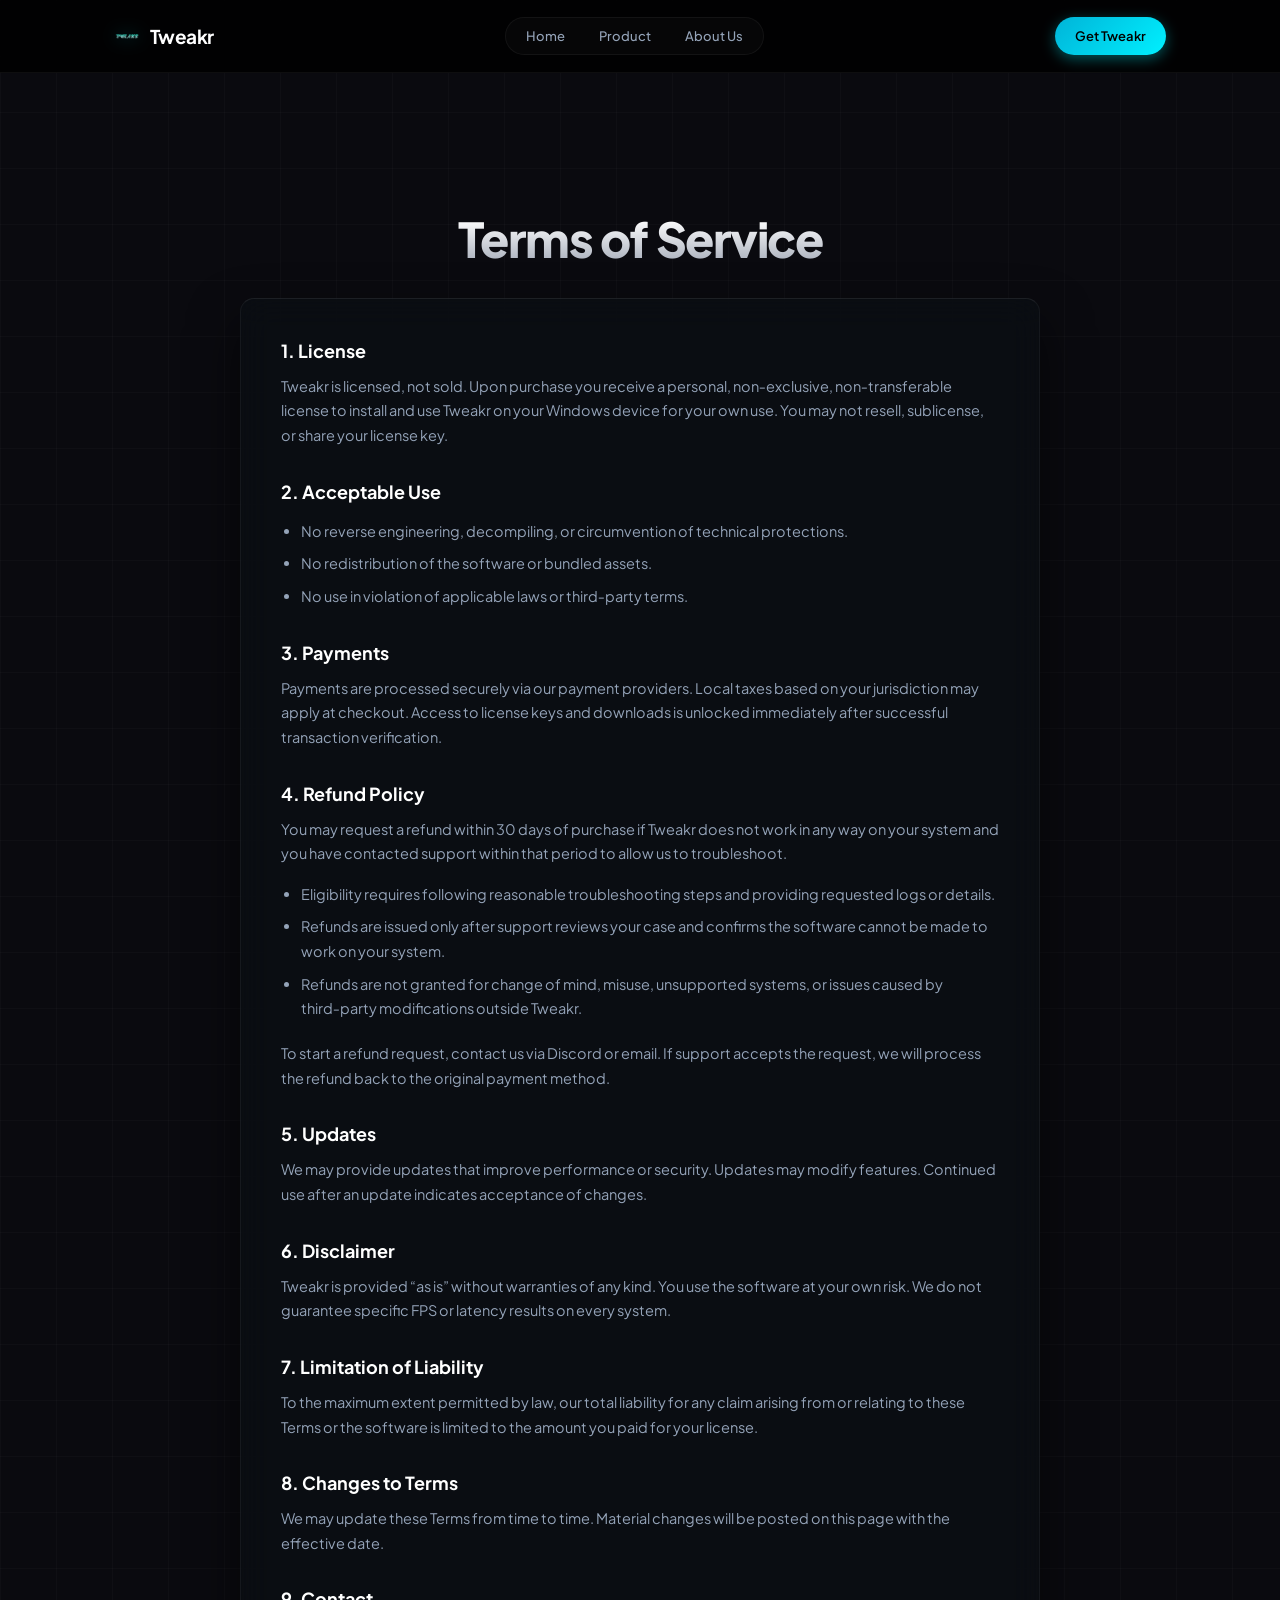
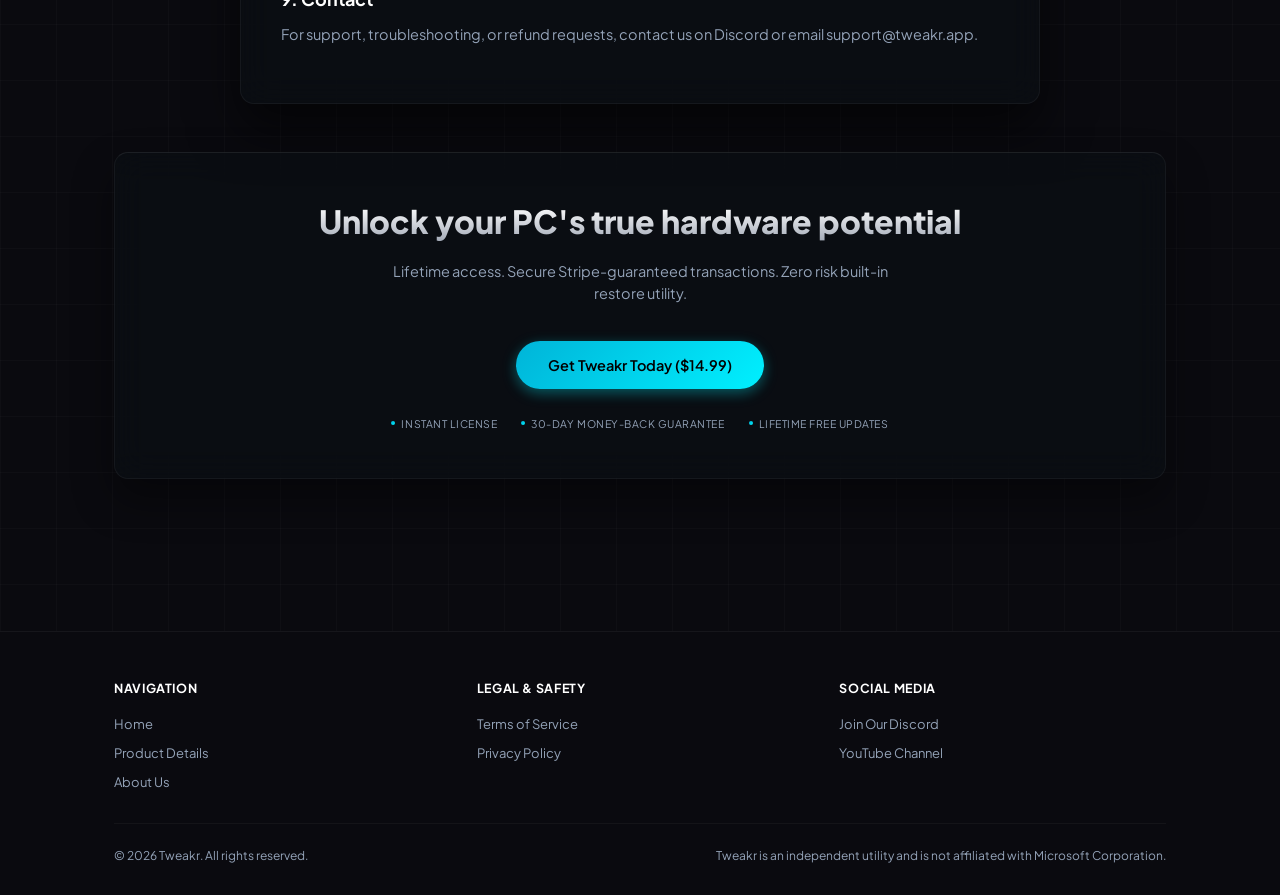
<file: terms.html>
<!doctype html>
<html lang="en">
<head>
  <meta charset="utf-8">
  <meta name="viewport" content="width=device-width, initial-scale=1">
  <title>Terms of Service — Tweakr PC Optimization</title>
  <meta name="description" content="Read Tweakr's terms of service to understand licensing rights, refunds, updates, liabilities, and acceptable use guidelines.">
  <link rel="icon" href="images/favicon.ico">
  
  <!-- Elite Typography -->
  <link rel="preconnect" href="https://fonts.googleapis.com">
  <link rel="preconnect" href="https://fonts.gstatic.com" crossorigin>
  <link href="https://fonts.googleapis.com/css2?family=Plus+Jakarta+Sans:wght@400;500;600;700;800&family=JetBrains+Mono:wght@400;500;700&display=swap" rel="stylesheet">
  
  <style>
    :root {
      --bg: #0a0a0f;
      --panel: rgba(10, 15, 20, 0.6);
      --text: #ffffff;
      --muted: #94a3b8;
      --brand-blue: #00b4d8;
      --brand-purple: #00f0ff;
      --brand: linear-gradient(135deg, var(--brand-blue), var(--brand-purple));
      --border: rgba(255, 255, 255, 0.05);
      --border-hover: rgba(0, 240, 255, 0.3);
      --radius: 14px;
      --transition: all 0.3s cubic-bezier(0.25, 0.8, 0.25, 1);
    }
    
    * { box-sizing: border-box; }
    
    html, body {
      margin: 0;
      padding: 0;
      background-color: var(--bg);
      background-image: 
        linear-gradient(rgba(255, 255, 255, 0.02) 1px, transparent 1px), 
        linear-gradient(90deg, rgba(255, 255, 255, 0.02) 1px, transparent 1px);
      background-size: 56px 56px, 56px 56px;
      color: var(--text);
      font-family: 'Plus Jakarta Sans', system-ui, -apple-system, sans-serif;
      text-rendering: optimizeLegibility;
      -webkit-font-smoothing: antialiased;
      -moz-osx-font-smoothing: grayscale;
      overflow-x: hidden;
      scroll-behavior: smooth;
    }
    
    a { color: var(--text); text-decoration: none; transition: color 0.2s ease; }
    
    .wrap { max-width: 1100px; margin: 0 auto; padding-left: 24px; padding-right: 24px; position: relative; z-index: 10; }
    
    /* Header & Navigation */
    header {
      position: sticky;
      top: 0;
      z-index: 100;
      backdrop-filter: blur(16px);
      background: rgba(0, 0, 0, 0.85);
      border-bottom: 1px solid var(--border);
      transition: var(--transition);
    }
    
    .nav {
      display: flex;
      align-items: center;
      justify-content: space-between;
      height: 72px;
    }
    
    .brand {
      display: flex;
      align-items: center;
      gap: 10px;
      font-weight: 700;
      font-size: 19px;
      letter-spacing: -0.02em;
    }
    
    .brand img { height: 26px; width: auto; display: block; filter: drop-shadow(0 0 8px rgba(0, 240, 255, 0.3)); }
    
    .brand span {
      font-family: 'Plus Jakarta Sans', sans-serif;
      color: var(--text);
      letter-spacing: -0.03em;
    }
    
    .links {
      display: flex;
      gap: 2px;
      background: rgba(255, 255, 255, 0.02);
      border: 1px solid rgba(255, 255, 255, 0.05);
      padding: 4px;
      border-radius: 100px;
    }
    
    .links a {
      color: var(--muted);
      font-weight: 500;
      font-size: 13px;
      padding: 6px 16px;
      border-radius: 100px;
      transition: var(--transition);
    }
    
    .links a:hover {
      color: var(--text);
    }
    
    .links a.active {
      color: var(--text);
      background: rgba(0, 240, 255, 0.15);
      border: 1px solid rgba(0, 240, 255, 0.2);
    }

    .nav-right {
      display: flex;
      align-items: center;
      gap: 20px;
    }

    .nav-link-btn {
      font-weight: 500;
      font-size: 13.5px;
      color: var(--muted);
      transition: var(--transition);
    }

    .nav-link-btn:hover {
      color: var(--text);
    }

    .nav-btn {
      height: 38px !important;
      padding: 0 20px !important;
      font-size: 13px !important;
      border-radius: 100px !important;
      width: auto !important;
    }

    main { padding: 140px 0 64px; }
    
    h1 {
      font-size: clamp(34px, 4.6vw, 48px);
      line-height: 1.1;
      font-weight: 800;
      margin: 0 0 32px;
      letter-spacing: -0.03em;
      text-align: center;
      background: linear-gradient(180deg, #ffffff 10%, #a4abb8 100%);
      -webkit-background-clip: text;
      -webkit-text-fill-color: transparent;
    }
    
    /* Double-Border Glassmorphism Content Panel */
    .panel {
      background: var(--panel);
      backdrop-filter: blur(16px);
      border: 1px solid var(--border);
      border-top: 1px solid rgba(255, 255, 255, 0.08);
      border-radius: var(--radius);
      padding: 40px;
      box-shadow: 0 24px 50px rgba(0, 0, 0, 0.6);
      transition: var(--transition);
      max-width: 800px;
      margin: 0 auto;
    }
    
    .panel:hover {
      border-color: var(--border-hover);
    }
    
    .panel h2 {
      font-size: 18px;
      margin: 32px 0 12px;
      color: var(--text);
      font-weight: 700;
    }
    
    .panel h2:first-of-type {
      margin-top: 0;
    }
    
    .panel p, .panel li {
      color: var(--muted);
      font-size: 14.5px;
      line-height: 1.7;
      margin: 0 0 16px;
    }
    
    .panel ul {
      padding-left: 20px;
      margin-bottom: 20px;
    }
    
    .panel li {
      margin-bottom: 8px;
    }
    
    /* Premium Minimal Buttons */
    .btn {
      position: relative;
      display: inline-flex;
      align-items: center;
      justify-content: center;
      gap: 8px;
      height: 44px;
      padding: 0 24px;
      border-radius: 100px;
      border: 1px solid rgba(255, 255, 255, 0.08);
      background: rgba(255, 255, 255, 0.03);
      color: var(--text);
      font-weight: 600;
      font-size: 13.5px;
      cursor: pointer;
      overflow: hidden;
      transition: var(--transition);
    }
    
    .btn::after {
      content: '';
      position: absolute;
      top: 0; left: -100%;
      width: 100%; height: 100%;
      background: linear-gradient(90deg, transparent, rgba(255, 255, 255, 0.05), transparent);
    }
    
    .btn:hover::after {
      left: 100%;
      transition: left 0.6s ease-in-out;
    }
    
    .btn:hover {
      transform: translateY(-1.5px);
      border-color: rgba(0, 240, 255, 0.3);
      background: rgba(0, 240, 255, 0.05);
      box-shadow: 0 10px 20px rgba(0,0,0,0.5);
    }
    
    .btn.primary {
      background: var(--brand);
      color: #000000;
      border: none;
      box-shadow: 0 4px 14px rgba(0, 240, 255, 0.35);
    }
    
    .btn.primary:hover {
      background: linear-gradient(135deg, #0077b6, #00b4d8);
      box-shadow: 0 8px 24px rgba(0, 240, 255, 0.5);
      color: #ffffff;
    }

    /* Sleek CTA Banner */
    .cta-banner {
      margin-top: 48px;
      text-align: center;
    }
    
    .cta-banner .box {
      padding: 48px 24px;
      background: var(--panel);
      backdrop-filter: blur(16px);
      border: 1px solid var(--border);
      border-top: 1px solid rgba(255, 255, 255, 0.08);
      border-radius: var(--radius);
      box-shadow: 0 20px 40px rgba(0,0,0,0.4);
      transition: var(--transition);
    }
    
    .cta-banner .box:hover {
      border-color: var(--border-hover);
    }
    
    .cta-banner h3 {
      margin: 0 0 20px;
      font-size: clamp(24px, 3.2vw, 32px);
      font-weight: 800;
      background: linear-gradient(180deg, #ffffff 10%, #a4abb8 100%);
      -webkit-background-clip: text;
      -webkit-text-fill-color: transparent;
    }
    
    .cta-banner p {
      color: var(--muted);
      max-width: 520px;
      margin: 0 auto 36px;
      font-size: 14.5px;
      line-height: 1.5;
    }

    .guarantees-cta {
      display: flex;
      justify-content: center;
      gap: 24px;
      margin-top: 28px;
      flex-wrap: wrap;
      font-size: 10.5px;
      color: var(--muted);
      text-transform: uppercase;
      letter-spacing: 0.05em;
    }
    
    .guarantees-cta span {
      display: flex;
      align-items: center;
      gap: 6px;
    }
    
    .guarantees-cta span::before {
      content: '';
      display: inline-block;
      width: 4px;
      height: 4px;
      border-radius: 50%;
      background: var(--brand);
    }

    /* Footer */
    footer {
      border-top: 1px solid var(--border);
      color: var(--muted);
      padding: 48px 0 32px;
      background: var(--bg);
      margin-top: 88px;
    }
    
    .footer-grid {
      display: grid;
      grid-template-columns: repeat(3, 1fr);
      gap: 36px;
      margin-bottom: 32px;
    }
    
    .footer-col h4 {
      margin: 0 0 16px;
      color: var(--text);
      font-size: 12.5px;
      font-weight: 700;
      letter-spacing: 0.05em;
      text-transform: uppercase;
    }
    
    .footer-links { margin: 0; padding: 0; list-style: none; display: grid; gap: 8px; }
    
    .footer-links a {
      font-size: 13px;
      color: var(--muted);
    }
    
    .footer-links a:hover {
      color: var(--text);
    }
    
    .copyright {
      display: flex;
      justify-content: space-between;
      align-items: center;
      gap: 16px;
      flex-wrap: wrap;
      padding-top: 24px;
      border-top: 1px solid rgba(255, 255, 255, 0.04);
    }
    
    .copyright small { color: var(--muted); font-size: 12px; }
    .copyright a { color: var(--muted); font-size: 12px; margin-left: 12px; }
    .copyright a:hover { color: var(--text); }
    
    @media (max-width: 768px) {
      .footer-grid { grid-template-columns: 1fr; gap: 24px; }
    }
  </style>
</head>
<body>

  <header>
    <div class="wrap nav">
      <a class="brand" href="index.html" aria-label="Tweakr Home">
        <img src="images/tweakr.png" alt="Tweakr logo">
        <span>Tweakr</span>
      </a>
      <nav class="links" aria-label="Primary">
        <a href="index.html">Home</a>
        <a href="product.html">Product</a>
        <a href="about.html">About Us</a>
      </nav>
      <div class="nav-right">
        <a href="product.html" class="btn primary nav-btn">Get Tweakr</a>
      </div>
    </div>
  </header>

  <main class="wrap">
    <h1>Terms of Service</h1>
    
    <div class="panel">
      <h2>1. License</h2>
      <p>Tweakr is licensed, not sold. Upon purchase you receive a personal, non‑exclusive, non‑transferable license to install and use Tweakr on your Windows device for your own use. You may not resell, sublicense, or share your license key.</p>
      
      <h2>2. Acceptable Use</h2>
      <ul>
        <li>No reverse engineering, decompiling, or circumvention of technical protections.</li>
        <li>No redistribution of the software or bundled assets.</li>
        <li>No use in violation of applicable laws or third‑party terms.</li>
      </ul>
      
      <h2>3. Payments</h2>
      <p>Payments are processed securely via our payment providers. Local taxes based on your jurisdiction may apply at checkout. Access to license keys and downloads is unlocked immediately after successful transaction verification.</p>
      
      <h2>4. Refund Policy</h2>
      <p>You may request a refund within 30 days of purchase if Tweakr does not work in any way on your system and you have contacted support within that period to allow us to troubleshoot.</p>
      <ul>
        <li>Eligibility requires following reasonable troubleshooting steps and providing requested logs or details.</li>
        <li>Refunds are issued only after support reviews your case and confirms the software cannot be made to work on your system.</li>
        <li>Refunds are not granted for change of mind, misuse, unsupported systems, or issues caused by third‑party modifications outside Tweakr.</li>
      </ul>
      <p>To start a refund request, contact us via Discord or email. If support accepts the request, we will process the refund back to the original payment method.</p>
      
      <h2>5. Updates</h2>
      <p>We may provide updates that improve performance or security. Updates may modify features. Continued use after an update indicates acceptance of changes.</p>
      
      <h2>6. Disclaimer</h2>
      <p>Tweakr is provided “as is” without warranties of any kind. You use the software at your own risk. We do not guarantee specific FPS or latency results on every system.</p>
      
      <h2>7. Limitation of Liability</h2>
      <p>To the maximum extent permitted by law, our total liability for any claim arising from or relating to these Terms or the software is limited to the amount you paid for your license.</p>
      
      <h2>8. Changes to Terms</h2>
      <p>We may update these Terms from time to time. Material changes will be posted on this page with the effective date.</p>
      
      <h2>9. Contact</h2>
      <p>For support, troubleshooting, or refund requests, contact us on Discord or email support@tweakr.app.</p>
    </div>

    <section class="cta-banner" aria-label="Bottom call to action">
      <div class="box">
        <h3>Unlock your PC's true hardware potential</h3>
        <p>Lifetime access. Secure Stripe-guaranteed transactions. Zero risk built-in restore utility.</p>
        <a class="btn primary" href="product.html" style="height: 48px; padding: 0 32px; font-size: 14.5px;">Get Tweakr Today ($14.99)</a>
        <div class="guarantees-cta">
          <span>Instant License</span>
          <span>30-Day Money-Back Guarantee</span>
          <span>Lifetime Free Updates</span>
        </div>
      </div>
    </section>
  </main>

  <footer>
    <div class="wrap">
      <div class="footer-grid">
        <div class="footer-col">
          <h4>Navigation</h4>
          <ul class="footer-links">
            <li><a href="index.html">Home</a></li>
            <li><a href="product.html">Product Details</a></li>
            <li><a href="about.html">About Us</a></li>
          </ul>
        </div>
        <div class="footer-col">
          <h4>Legal & Safety</h4>
          <ul class="footer-links">
            <li><a href="terms.html">Terms of Service</a></li>
            <li><a href="privacy.html">Privacy Policy</a></li>
          </ul>
        </div>
        <div class="footer-col">
          <h4>Social Media</h4>
          <ul class="footer-links">
            <li><a href="https://discord.gg/eRmwA2mwua" target="_blank" rel="noopener">Join Our Discord</a></li>
            <li><a href="https://www.youtube.com/@tweakrstore" target="_blank" rel="noopener">YouTube Channel</a></li>
          </ul>
        </div>
      </div>
      <div class="copyright">
        <small>© <span id="y"></span> Tweakr. All rights reserved.</small>
        <small>Tweakr is an independent utility and is not affiliated with Microsoft Corporation.</small>
      </div>
    </div>
  </footer>
  
  <script>
    document.getElementById('y').textContent = new Date().getFullYear();
    
    if ('scrollRestoration' in history) {
      history.scrollRestoration = 'manual';
    }
    window.scrollTo(0, 0);
  </script>
</body>
</html>
</file>
